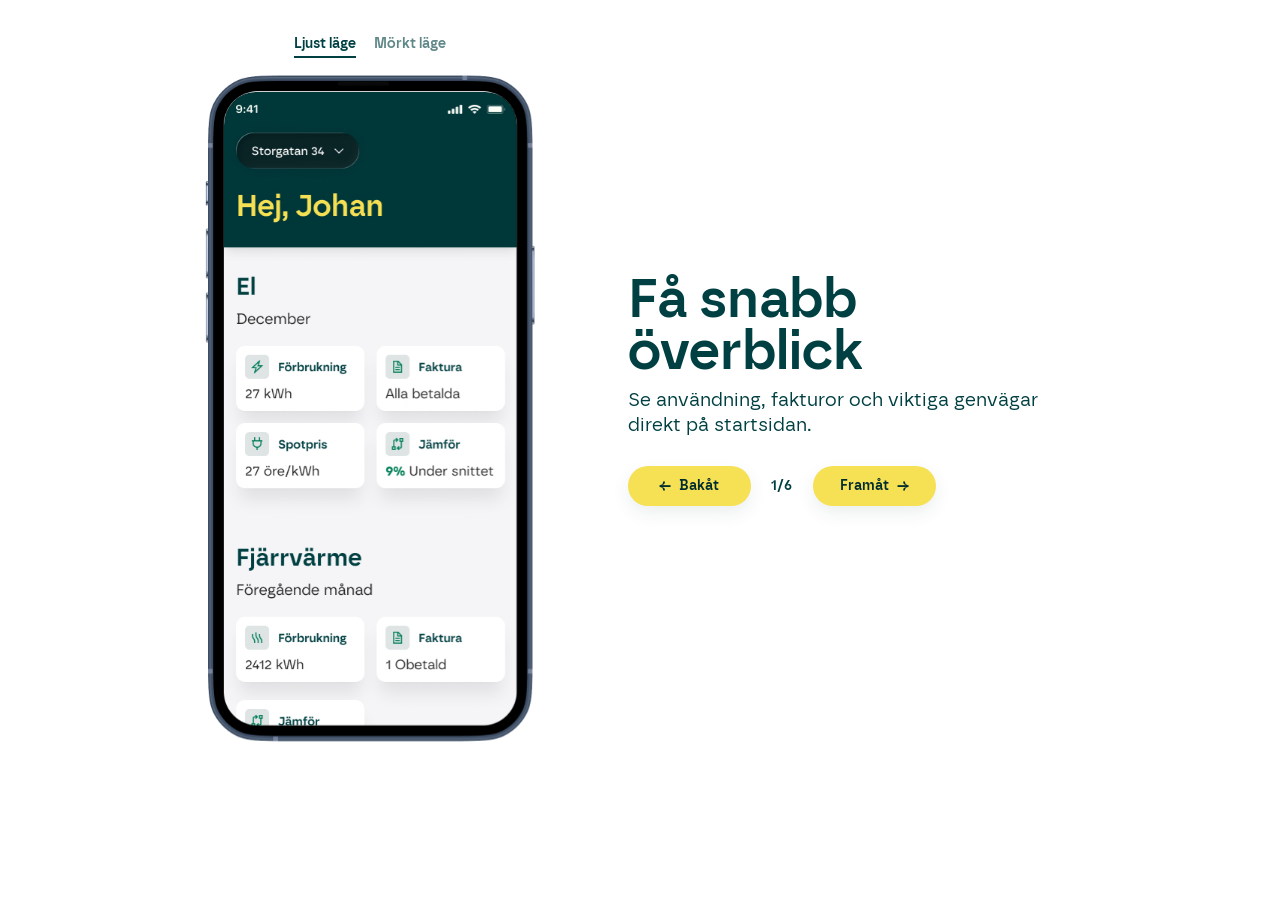
<file: index.html>
<!doctype html>
<html lang="sv">
  <head>
    <meta charset="utf-8">
    <meta name="viewport" content="width=device-width, initial-scale=1">
    <title>Umeå Energi appslideshow</title>
    <link rel="icon" href="shared-ui/favicon.ico" type="image/x-icon">
    <link rel="stylesheet" href="shared-ui/tokens.css">
    <link rel="stylesheet" href="shared-ui/base.css">
    <link rel="stylesheet" href="shared-ui/components.css">
    <link rel="stylesheet" href="shared-ui/utilities.css">
    <link rel="stylesheet" href="styles.css">
  </head>
  <body>
    <main class="app-showcase" aria-labelledby="slide-title">
      <section class="showcase-grid" aria-roledescription="slideshow" aria-label="Umeå Energi-appen">
        <div class="device-column">
          <fieldset class="theme-switch" aria-label="Välj visningsläge">
            <legend class="sr-only">Visningsläge</legend>
            <label class="theme-option" data-theme-option="dark">
              <input type="radio" name="theme" value="dark">
              <span>Mörkt läge</span>
            </label>
            <label class="theme-option" data-theme-option="light">
              <input type="radio" name="theme" value="light">
              <span>Ljust läge</span>
            </label>
          </fieldset>

          <div class="phone-shell" id="phone-shell">
            <div class="screen-viewport" aria-live="polite">
              <div class="screen-track" id="screen-track"></div>
            </div>
            <img class="phone-frame" src="assets/phone.png" alt="" aria-hidden="true">
          </div>
        </div>

        <div class="content-column">
          <article class="slide-copy">
            <h1 id="slide-title">Få snabb överblick</h1>
            <p id="slide-text">Se användning, fakturor och viktiga genvägar direkt på startsidan.</p>
          </article>

          <div class="slide-nav" aria-label="Navigera mellan appskärmar">
            <button class="nav-button" type="button" data-action="prev" aria-label="Föregående skärm">
              <span aria-hidden="true">←</span>
              <span>Bakåt</span>
            </button>
            <span class="slide-count" id="slide-count" aria-live="polite">1/6</span>
            <button class="nav-button" type="button" data-action="next" aria-label="Nästa skärm">
              <span>Framåt</span>
              <span aria-hidden="true">→</span>
            </button>
          </div>
        </div>
      </section>
    </main>

    <script src="script.js" defer></script>
  </body>
</html>
</file>
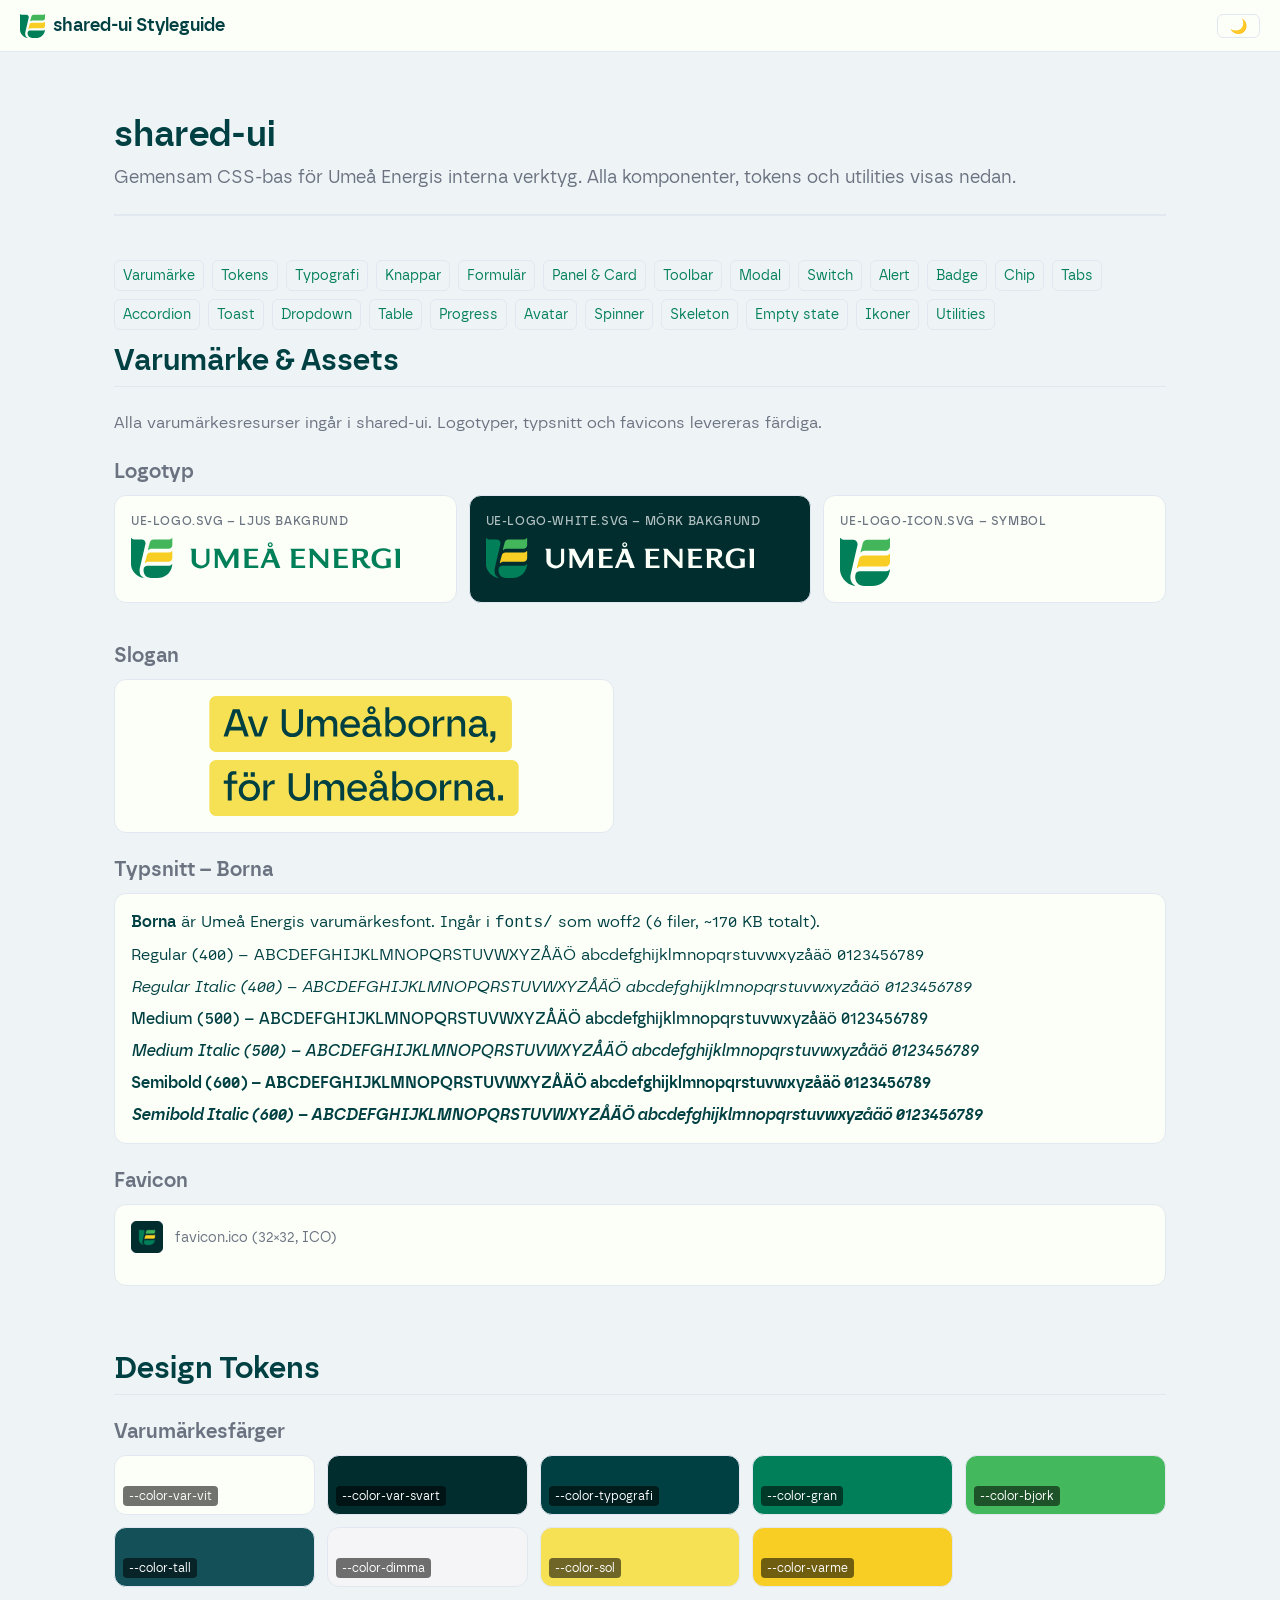
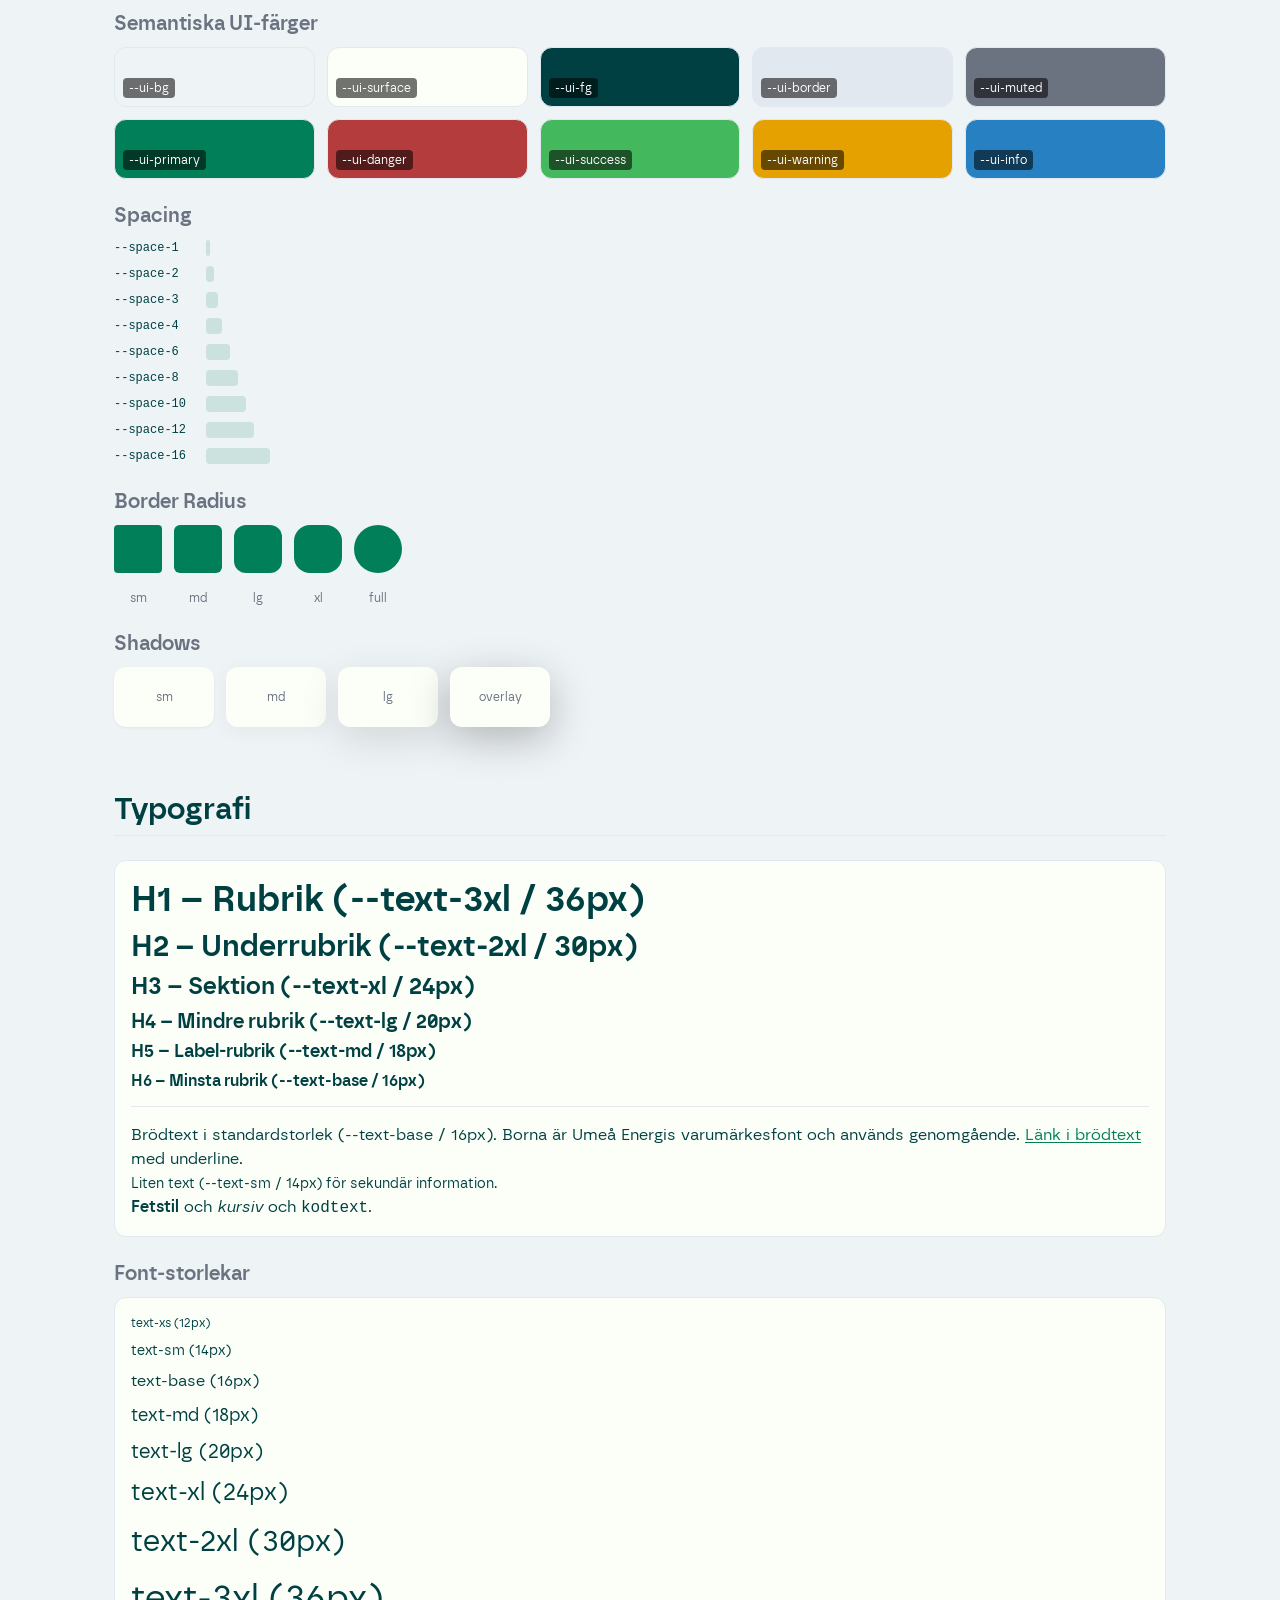
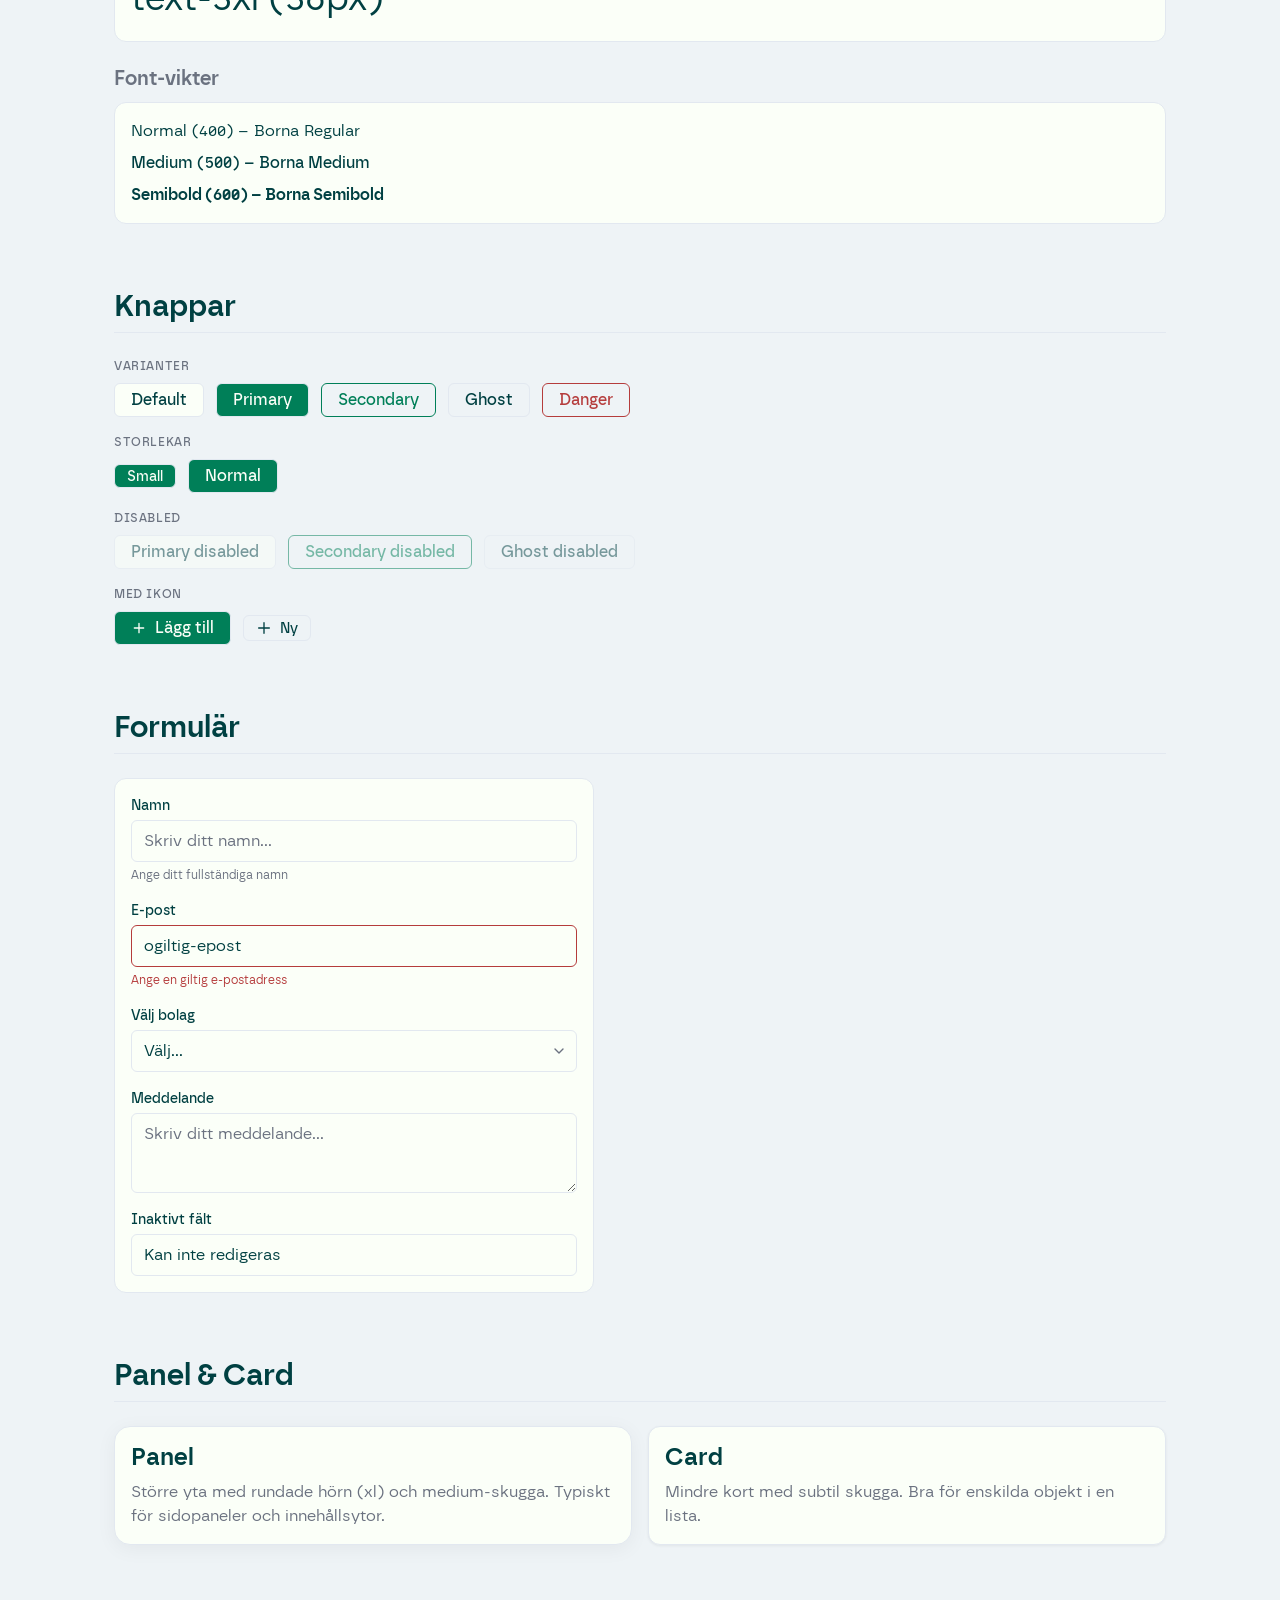
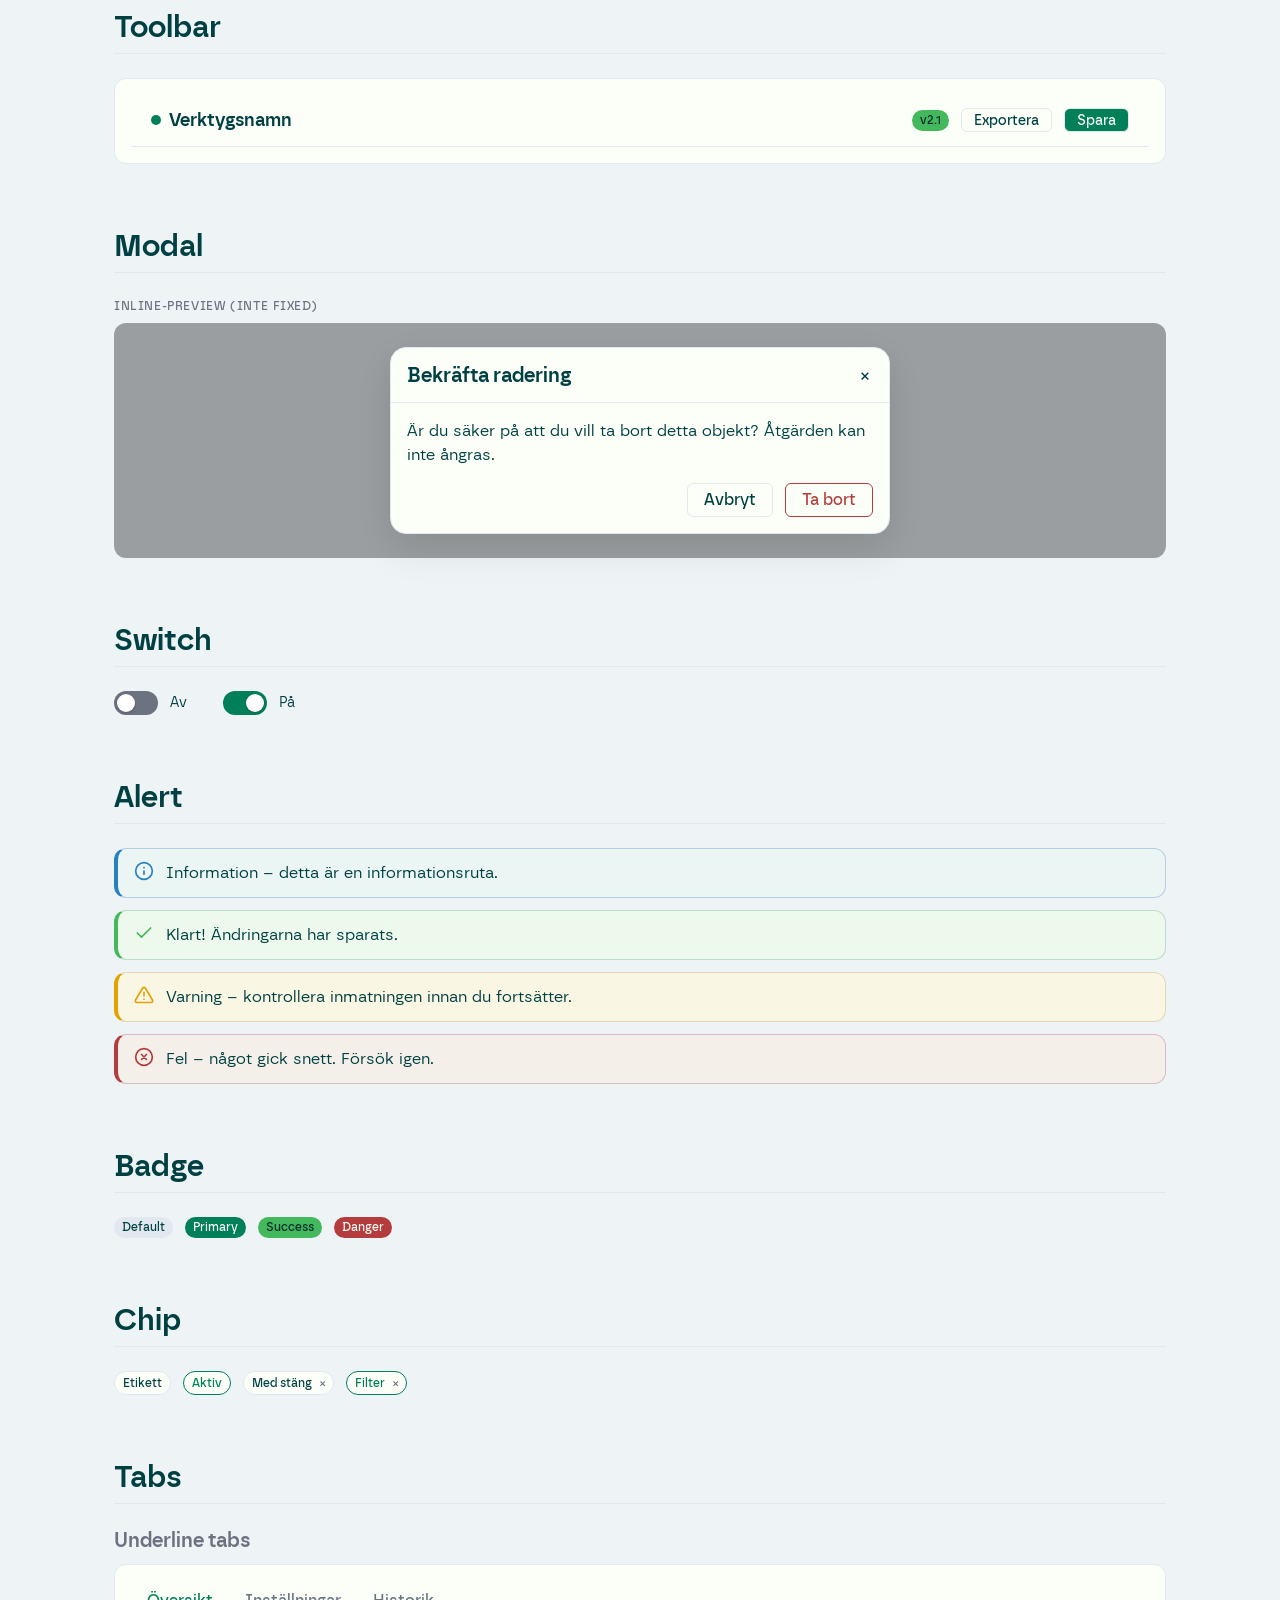
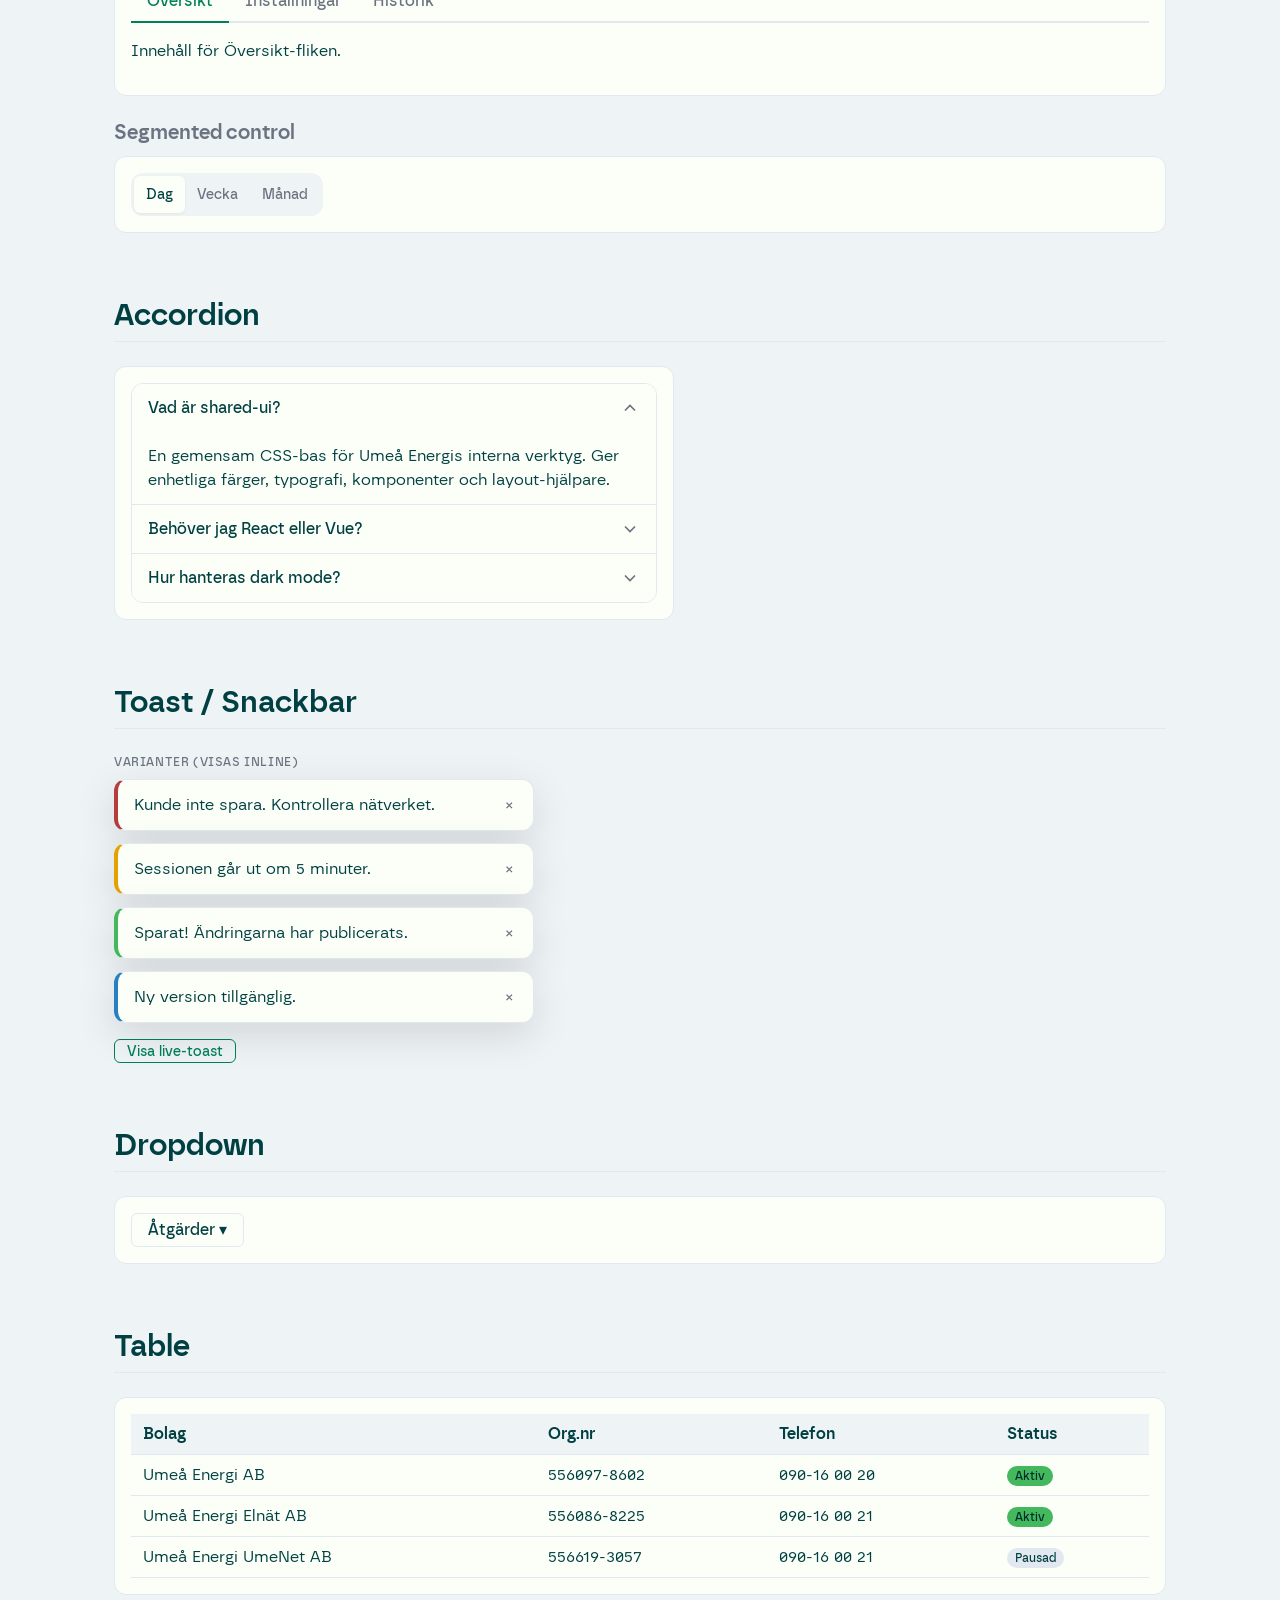
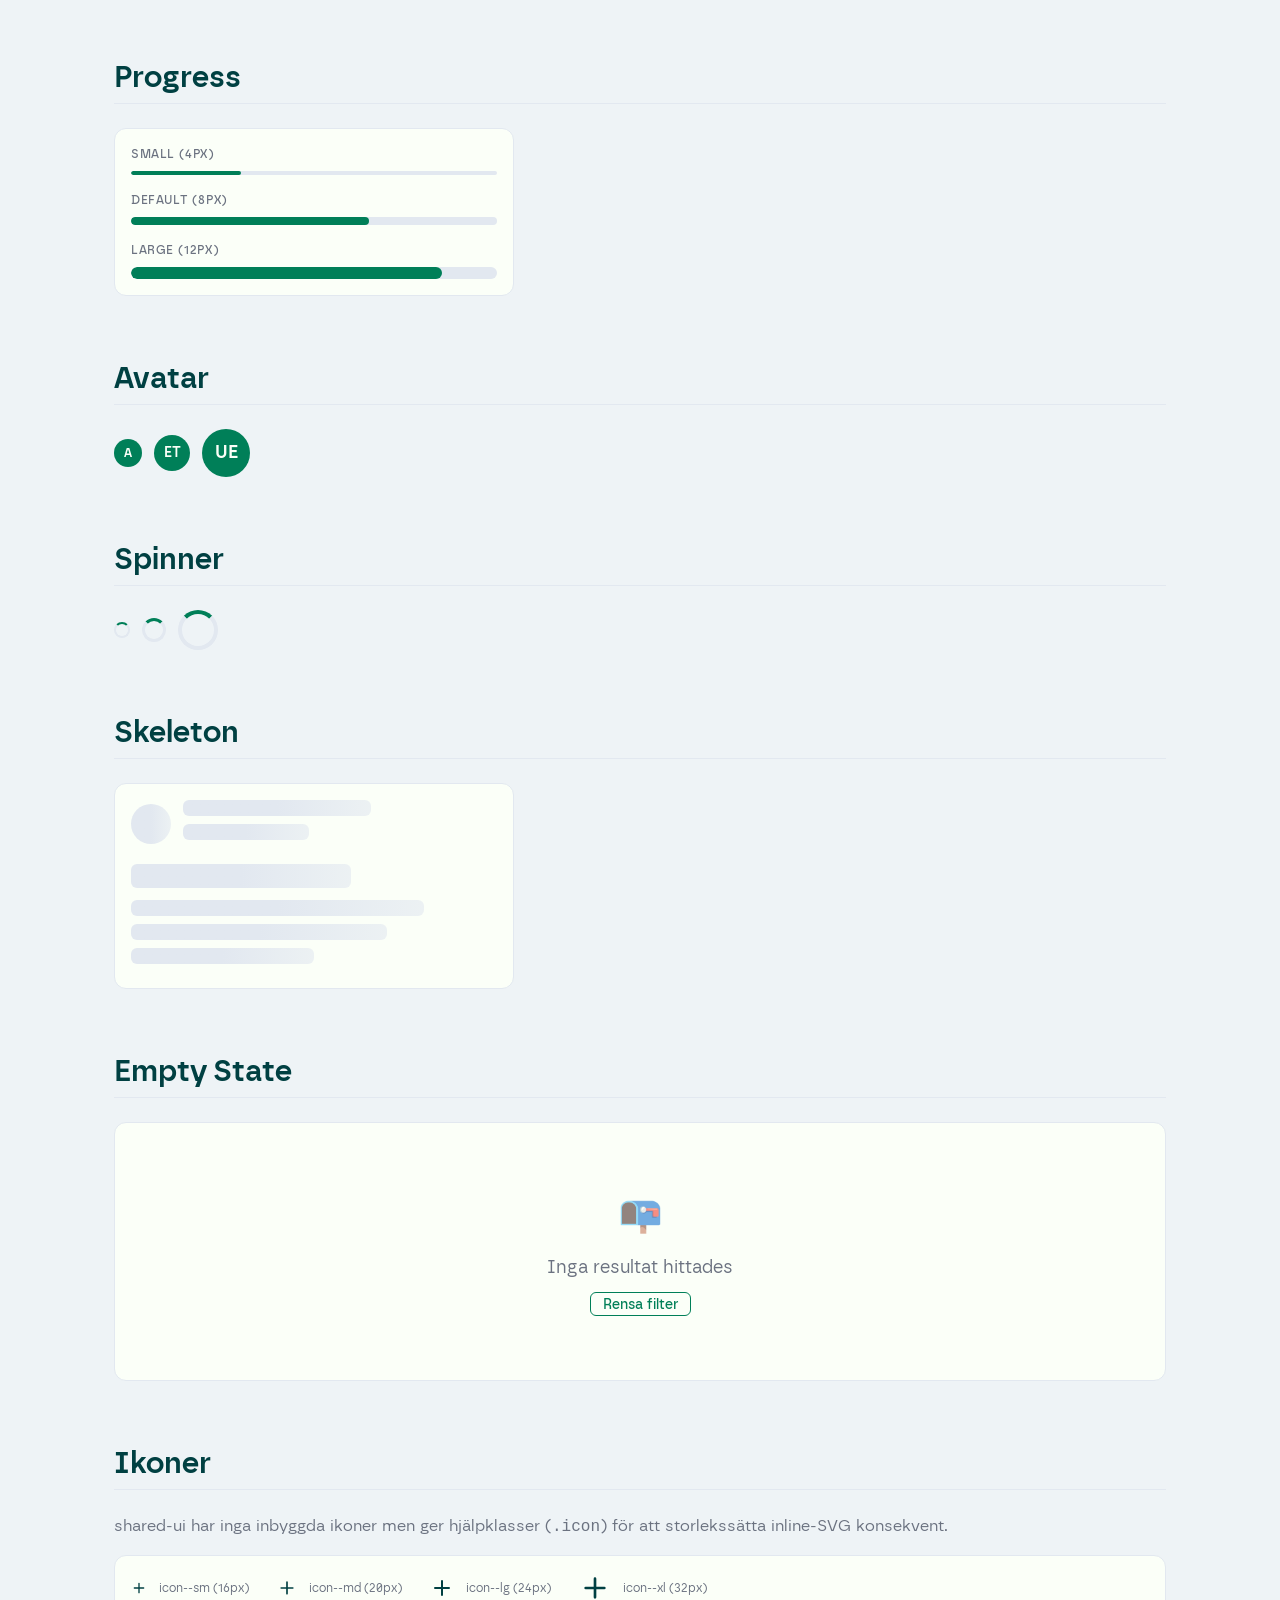
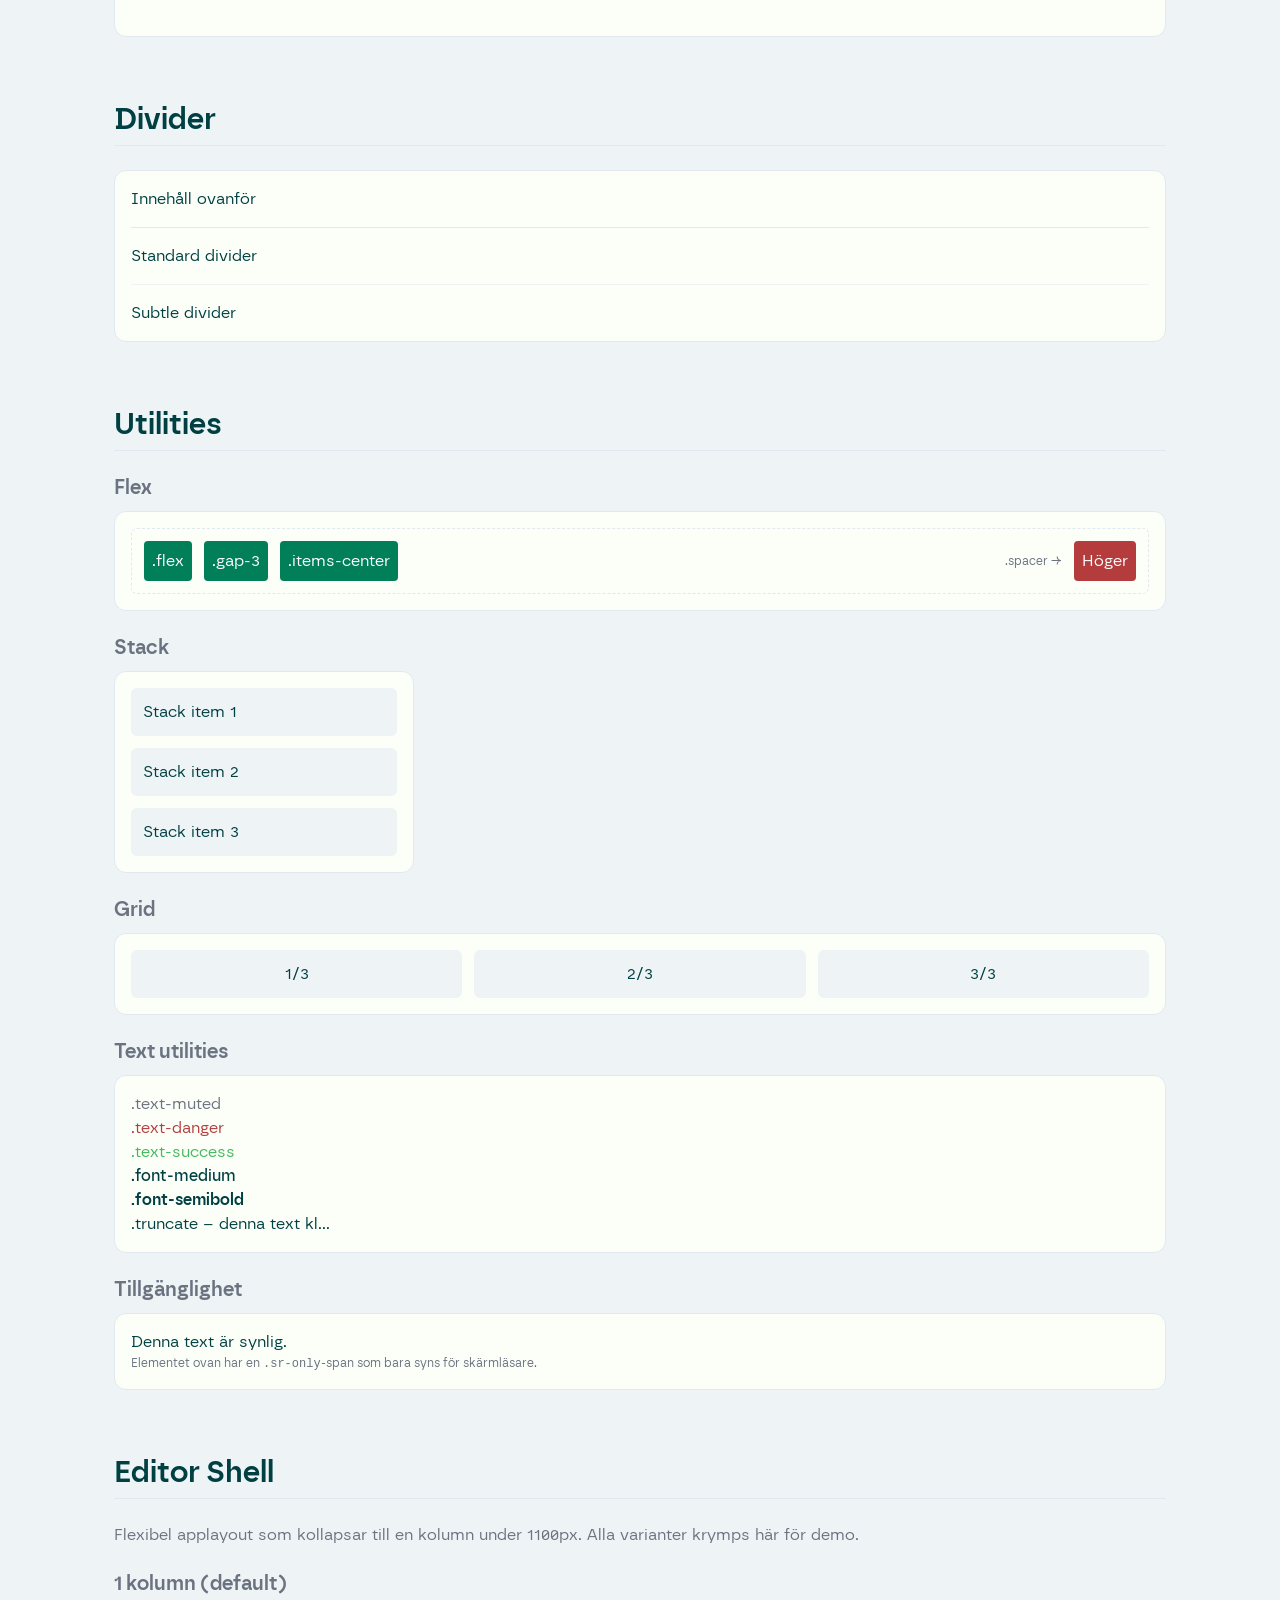
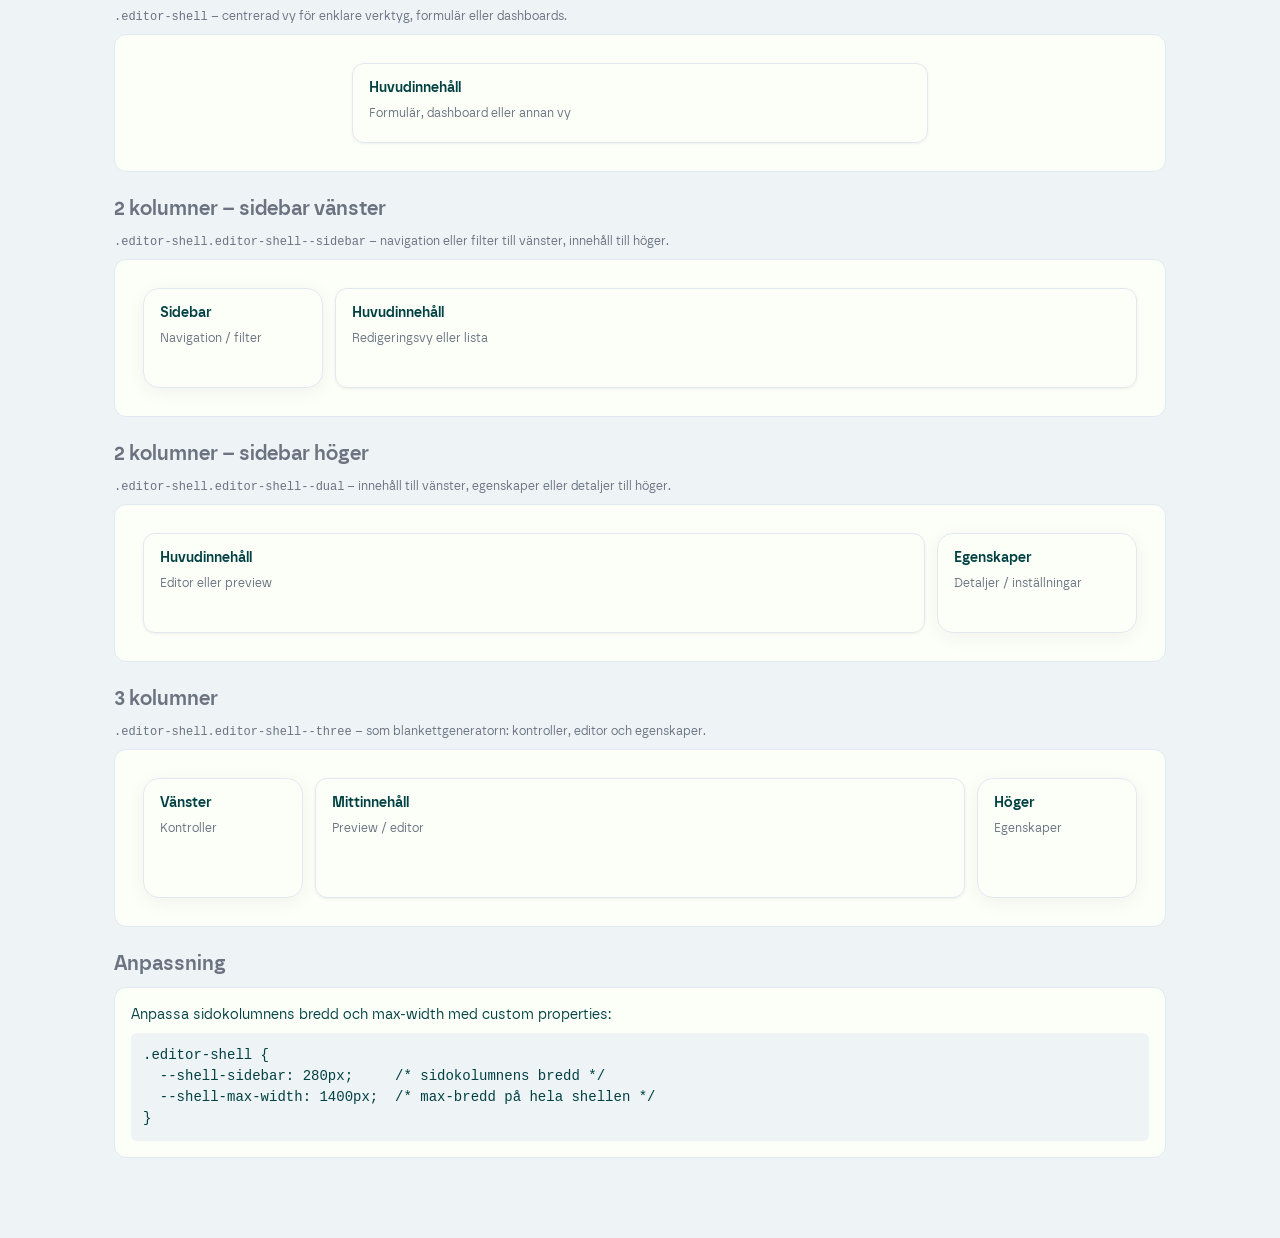
<file: shared-ui/styleguide.html>
<!DOCTYPE html>
<html lang="sv">
<head>
  <meta charset="UTF-8">
  <meta name="viewport" content="width=device-width, initial-scale=1.0">
  <title>shared-ui – Styleguide - Umeå Energi</title>
  <link rel="icon" href="favicon.ico" type="image/x-icon">
  <link rel="stylesheet" href="tokens.css">
  <link rel="stylesheet" href="base.css">
  <link rel="stylesheet" href="components.css">
  <link rel="stylesheet" href="utilities.css">
  <style>
    /* Styleguide-specifik layout (stannar lokalt) */
    .sg { max-width: 1100px; margin: 0 auto; padding: var(--space-6); }
    .sg-header { padding: var(--space-8) 0 var(--space-6); border-bottom: 2px solid var(--ui-border); margin-bottom: var(--space-8); }
    .sg-header h1 { font-size: var(--text-3xl); margin-bottom: var(--space-2); }
    .sg-header p { color: var(--ui-muted); font-size: var(--text-md); }
    .sg-section { margin-bottom: var(--space-16); }
    .sg-section > h2 { font-size: var(--text-2xl); margin-bottom: var(--space-6); padding-bottom: var(--space-2); border-bottom: 1px solid var(--ui-border); }
    .sg-section > h3 { font-size: var(--text-lg); margin-top: var(--space-6); margin-bottom: var(--space-3); color: var(--ui-muted); }
    .sg-row { display: flex; flex-wrap: wrap; gap: var(--space-3); align-items: center; margin-bottom: var(--space-4); }
    .sg-grid { display: grid; grid-template-columns: repeat(auto-fill, minmax(200px, 1fr)); gap: var(--space-3); margin-bottom: var(--space-4); }
    .sg-swatch { height: 60px; border-radius: var(--radius-lg); border: 1px solid var(--ui-border); display: flex; align-items: flex-end; padding: var(--space-2); font-size: var(--text-xs); }
    .sg-swatch span { background: rgba(0,0,0,.55); color: #fff; padding: 1px 6px; border-radius: var(--radius-sm); line-height: 1.5; }
    .sg-example { padding: var(--space-4); border: 1px solid var(--ui-border); border-radius: var(--radius-lg); background: var(--ui-surface); margin-bottom: var(--space-4); }
    .sg-label { font-size: var(--text-xs); color: var(--ui-muted); font-weight: var(--font-medium); text-transform: uppercase; letter-spacing: 0.05em; margin-bottom: var(--space-2); }
    .sg-spacer-demo { background: color-mix(in srgb, var(--ui-primary) 15%, transparent); border-radius: var(--radius-sm); height: var(--space-4); }
    .sg-type-sample { margin-bottom: var(--space-2); }
    .sg-nav { display: flex; flex-wrap: wrap; gap: var(--space-2); padding: var(--space-3) 0; }
    .sg-nav a { font-size: var(--text-sm); color: var(--ui-primary); text-decoration: none; padding: var(--space-1) var(--space-2); border-radius: var(--radius-md); border: 1px solid var(--ui-border); }
    .sg-nav a:hover { background: var(--ui-bg); }
    /* Toolbar: visa vid uppskroll, göm vid nerskroll */
    .toolbar { position: fixed; top: 0; left: 0; right: 0; transition: transform 0.3s ease; }
    .toolbar.is-hidden { transform: translateY(-100%); }
    body { padding-top: 56px; } /* kompensera för fixed toolbar */
    /* Modal preview: visa modalen inline istället för fixed */
    .sg-modal-preview .modal-overlay { position: relative; inset: auto; padding: var(--space-6); border-radius: var(--radius-lg); }
    .sg-inline-toast .toast-container { position: relative; bottom: auto; right: auto; }
  </style>
</head>
<body>
  <header class="toolbar">
    <div class="toolbar__brand">
      <img src="logos/ue-logo-icon.svg" alt="" style="height:24px">
      shared-ui Styleguide
    </div>
    <span class="spacer"></span>
    <button class="btn btn--ghost btn--sm" id="theme-toggle" aria-label="Växla tema">
      <span id="theme-icon">🌙</span>
    </button>
  </header>

  <main class="sg">
    <div class="sg-header">
      <h1>shared-ui</h1>
      <p>Gemensam CSS-bas för Umeå Energis interna verktyg. Alla komponenter, tokens och utilities visas nedan.</p>
    </div>

    <nav class="sg-nav" aria-label="Snabbnavigering">
      <a href="#brand-assets">Varumärke</a>
      <a href="#tokens">Tokens</a>
      <a href="#typography">Typografi</a>
      <a href="#buttons">Knappar</a>
      <a href="#forms">Formulär</a>
      <a href="#panels">Panel & Card</a>
      <a href="#toolbar-section">Toolbar</a>
      <a href="#modal-section">Modal</a>
      <a href="#switch-section">Switch</a>
      <a href="#alerts">Alert</a>
      <a href="#badges">Badge</a>
      <a href="#chips">Chip</a>
      <a href="#tabs-section">Tabs</a>
      <a href="#accordion-section">Accordion</a>
      <a href="#toast-section">Toast</a>
      <a href="#dropdown-section">Dropdown</a>
      <a href="#table-section">Table</a>
      <a href="#progress-section">Progress</a>
      <a href="#avatar-section">Avatar</a>
      <a href="#spinner-section">Spinner</a>
      <a href="#skeleton-section">Skeleton</a>
      <a href="#empty-state-section">Empty state</a>
      <a href="#icons-section">Ikoner</a>
      <a href="#utilities-section">Utilities</a>
    </nav>

    <!-- ====================================================
         VARUMÄRKE & ASSETS
         ==================================================== -->
    <section class="sg-section" id="brand-assets">
      <h2>Varumärke & Assets</h2>
      <p class="text-muted mb-4">Alla varumärkesresurser ingår i shared-ui. Logotyper, typsnitt och favicons levereras färdiga.</p>

      <h3>Logotyp</h3>
      <div class="sg-grid" style="grid-template-columns:repeat(auto-fill,minmax(260px,1fr))">
        <div class="sg-example" style="background:var(--ui-surface)">
          <div class="sg-label">ue-logo.svg – ljus bakgrund</div>
          <img src="logos/ue-logo.svg" alt="Umeå Energi logotyp" style="height:40px;margin-top:var(--space-2)">
        </div>
        <div class="sg-example" style="background:var(--color-var-svart);padding:var(--space-4);border-radius:var(--radius-lg)">
          <div class="sg-label" style="color:rgba(255,255,255,.7)">ue-logo-white.svg – mörk bakgrund</div>
          <img src="logos/ue-logo-white.svg" alt="Umeå Energi logotyp (vit)" style="height:40px;margin-top:var(--space-2)">
        </div>
        <div class="sg-example" style="background:var(--ui-surface)">
          <div class="sg-label">ue-logo-icon.svg – symbol</div>
          <img src="logos/ue-logo-icon.svg" alt="Umeå Energi symbol" style="height:48px;margin-top:var(--space-2)">
        </div>
      </div>

      <h3>Slogan</h3>
      <div class="sg-example" style="max-width:500px">
        <img src="logos/ue-slogan.svg" alt="Umeå Energi slogan" style="width:100%;max-height:120px">
      </div>

      <h3>Typsnitt – Borna</h3>
      <div class="sg-example">
        <p class="mb-2"><strong>Borna</strong> är Umeå Energis varumärkesfont. Ingår i <code>fonts/</code> som woff2 (6 filer, ~170 KB totalt).</p>
        <div style="display:grid;gap:var(--space-2)">
          <span style="font-weight:400">Regular (400) – ABCDEFGHIJKLMNOPQRSTUVWXYZÅÄÖ abcdefghijklmnopqrstuvwxyzåäö 0123456789</span>
          <span style="font-weight:400;font-style:italic">Regular Italic (400) – ABCDEFGHIJKLMNOPQRSTUVWXYZÅÄÖ abcdefghijklmnopqrstuvwxyzåäö 0123456789</span>
          <span style="font-weight:500">Medium (500) – ABCDEFGHIJKLMNOPQRSTUVWXYZÅÄÖ abcdefghijklmnopqrstuvwxyzåäö 0123456789</span>
          <span style="font-weight:500;font-style:italic">Medium Italic (500) – ABCDEFGHIJKLMNOPQRSTUVWXYZÅÄÖ abcdefghijklmnopqrstuvwxyzåäö 0123456789</span>
          <span style="font-weight:600">Semibold (600) – ABCDEFGHIJKLMNOPQRSTUVWXYZÅÄÖ abcdefghijklmnopqrstuvwxyzåäö 0123456789</span>
          <span style="font-weight:600;font-style:italic">Semibold Italic (600) – ABCDEFGHIJKLMNOPQRSTUVWXYZÅÄÖ abcdefghijklmnopqrstuvwxyzåäö 0123456789</span>
        </div>
      </div>

      <h3>Favicon</h3>
      <div class="sg-example">
        <div class="sg-row">
          <img src="favicon.ico" alt="Favicon ICO" style="width:32px;height:32px;image-rendering:pixelated">
          <span class="text-sm text-muted">favicon.ico (32×32, ICO)</span>
        </div>
      </div>
    </section>

    <!-- ====================================================
         TOKENS
         ==================================================== -->
    <section class="sg-section" id="tokens">
      <h2>Design Tokens</h2>

      <h3>Varumärkesfärger</h3>
      <div class="sg-grid">
        <div class="sg-swatch" style="background:var(--color-var-vit)"><span>--color-var-vit</span></div>
        <div class="sg-swatch" style="background:var(--color-var-svart)"><span>--color-var-svart</span></div>
        <div class="sg-swatch" style="background:var(--color-typografi)"><span>--color-typografi</span></div>
        <div class="sg-swatch" style="background:var(--color-gran)"><span>--color-gran</span></div>
        <div class="sg-swatch" style="background:var(--color-bjork)"><span>--color-bjork</span></div>
        <div class="sg-swatch" style="background:var(--color-tall)"><span>--color-tall</span></div>
        <div class="sg-swatch" style="background:var(--color-dimma)"><span>--color-dimma</span></div>
        <div class="sg-swatch" style="background:var(--color-sol)"><span>--color-sol</span></div>
        <div class="sg-swatch" style="background:var(--color-varme)"><span>--color-varme</span></div>
      </div>

      <h3>Semantiska UI-färger</h3>
      <div class="sg-grid">
        <div class="sg-swatch" style="background:var(--ui-bg)"><span>--ui-bg</span></div>
        <div class="sg-swatch" style="background:var(--ui-surface)"><span>--ui-surface</span></div>
        <div class="sg-swatch" style="background:var(--ui-fg)"><span>--ui-fg</span></div>
        <div class="sg-swatch" style="background:var(--ui-border)"><span>--ui-border</span></div>
        <div class="sg-swatch" style="background:var(--ui-muted)"><span>--ui-muted</span></div>
        <div class="sg-swatch" style="background:var(--ui-primary)"><span>--ui-primary</span></div>
        <div class="sg-swatch" style="background:var(--ui-danger)"><span>--ui-danger</span></div>
        <div class="sg-swatch" style="background:var(--ui-success)"><span>--ui-success</span></div>
        <div class="sg-swatch" style="background:var(--ui-warning)"><span>--ui-warning</span></div>
        <div class="sg-swatch" style="background:var(--ui-info)"><span>--ui-info</span></div>
      </div>

      <h3>Spacing</h3>
      <div style="display:grid; gap:var(--space-2); max-width:400px;">
        <div class="flex items-center gap-3"><code class="text-xs" style="width:80px">--space-1</code><div class="sg-spacer-demo" style="width:var(--space-1)"></div></div>
        <div class="flex items-center gap-3"><code class="text-xs" style="width:80px">--space-2</code><div class="sg-spacer-demo" style="width:var(--space-2)"></div></div>
        <div class="flex items-center gap-3"><code class="text-xs" style="width:80px">--space-3</code><div class="sg-spacer-demo" style="width:var(--space-3)"></div></div>
        <div class="flex items-center gap-3"><code class="text-xs" style="width:80px">--space-4</code><div class="sg-spacer-demo" style="width:var(--space-4)"></div></div>
        <div class="flex items-center gap-3"><code class="text-xs" style="width:80px">--space-6</code><div class="sg-spacer-demo" style="width:var(--space-6)"></div></div>
        <div class="flex items-center gap-3"><code class="text-xs" style="width:80px">--space-8</code><div class="sg-spacer-demo" style="width:var(--space-8)"></div></div>
        <div class="flex items-center gap-3"><code class="text-xs" style="width:80px">--space-10</code><div class="sg-spacer-demo" style="width:var(--space-10)"></div></div>
        <div class="flex items-center gap-3"><code class="text-xs" style="width:80px">--space-12</code><div class="sg-spacer-demo" style="width:var(--space-12)"></div></div>
        <div class="flex items-center gap-3"><code class="text-xs" style="width:80px">--space-16</code><div class="sg-spacer-demo" style="width:var(--space-16)"></div></div>
      </div>

      <h3>Border Radius</h3>
      <div class="sg-row">
        <div style="width:48px;height:48px;background:var(--ui-primary);border-radius:var(--radius-sm)" title="--radius-sm"></div>
        <div style="width:48px;height:48px;background:var(--ui-primary);border-radius:var(--radius-md)" title="--radius-md"></div>
        <div style="width:48px;height:48px;background:var(--ui-primary);border-radius:var(--radius-lg)" title="--radius-lg"></div>
        <div style="width:48px;height:48px;background:var(--ui-primary);border-radius:var(--radius-xl)" title="--radius-xl"></div>
        <div style="width:48px;height:48px;background:var(--ui-primary);border-radius:var(--radius-full)" title="--radius-full"></div>
      </div>
      <div class="sg-row text-xs text-muted">
        <span style="width:48px;text-align:center">sm</span>
        <span style="width:48px;text-align:center">md</span>
        <span style="width:48px;text-align:center">lg</span>
        <span style="width:48px;text-align:center">xl</span>
        <span style="width:48px;text-align:center">full</span>
      </div>

      <h3>Shadows</h3>
      <div class="sg-row">
        <div style="width:100px;height:60px;background:var(--ui-surface);border-radius:var(--radius-lg);box-shadow:var(--shadow-sm)" class="flex items-center justify-center text-xs text-muted">sm</div>
        <div style="width:100px;height:60px;background:var(--ui-surface);border-radius:var(--radius-lg);box-shadow:var(--shadow-md)" class="flex items-center justify-center text-xs text-muted">md</div>
        <div style="width:100px;height:60px;background:var(--ui-surface);border-radius:var(--radius-lg);box-shadow:var(--shadow-lg)" class="flex items-center justify-center text-xs text-muted">lg</div>
        <div style="width:100px;height:60px;background:var(--ui-surface);border-radius:var(--radius-lg);box-shadow:var(--shadow-overlay)" class="flex items-center justify-center text-xs text-muted">overlay</div>
      </div>
    </section>

    <!-- ====================================================
         TYPOGRAFI
         ==================================================== -->
    <section class="sg-section" id="typography">
      <h2>Typografi</h2>
      <div class="sg-example">
        <div class="sg-type-sample"><h1>H1 – Rubrik (--text-3xl / 36px)</h1></div>
        <div class="sg-type-sample"><h2>H2 – Underrubrik (--text-2xl / 30px)</h2></div>
        <div class="sg-type-sample"><h3>H3 – Sektion (--text-xl / 24px)</h3></div>
        <div class="sg-type-sample"><h4>H4 – Mindre rubrik (--text-lg / 20px)</h4></div>
        <div class="sg-type-sample"><h5>H5 – Label-rubrik (--text-md / 18px)</h5></div>
        <div class="sg-type-sample"><h6>H6 – Minsta rubrik (--text-base / 16px)</h6></div>
        <hr>
        <p>Brödtext i standardstorlek (--text-base / 16px). Borna är Umeå Energis varumärkesfont och används genomgående. <a href="#">Länk i brödtext</a> med underline.</p>
        <p><small>Liten text (--text-sm / 14px) för sekundär information.</small></p>
        <p><strong>Fetstil</strong> och <em>kursiv</em> och <code>kodtext</code>.</p>
      </div>

      <h3>Font-storlekar</h3>
      <div class="sg-example" style="display:grid;gap:var(--space-2)">
        <span style="font-size:var(--text-xs)">text-xs (12px)</span>
        <span style="font-size:var(--text-sm)">text-sm (14px)</span>
        <span style="font-size:var(--text-base)">text-base (16px)</span>
        <span style="font-size:var(--text-md)">text-md (18px)</span>
        <span style="font-size:var(--text-lg)">text-lg (20px)</span>
        <span style="font-size:var(--text-xl)">text-xl (24px)</span>
        <span style="font-size:var(--text-2xl)">text-2xl (30px)</span>
        <span style="font-size:var(--text-3xl)">text-3xl (36px)</span>
      </div>

      <h3>Font-vikter</h3>
      <div class="sg-example" style="display:grid;gap:var(--space-2)">
        <span style="font-weight:var(--font-normal)">Normal (400) – Borna Regular</span>
        <span style="font-weight:var(--font-medium)">Medium (500) – Borna Medium</span>
        <span style="font-weight:var(--font-semibold)">Semibold (600) – Borna Semibold</span>
      </div>
    </section>

    <!-- ====================================================
         KNAPPAR
         ==================================================== -->
    <section class="sg-section" id="buttons">
      <h2>Knappar</h2>
      <div class="sg-label">Varianter</div>
      <div class="sg-row">
        <button class="btn">Default</button>
        <button class="btn btn--primary">Primary</button>
        <button class="btn btn--secondary">Secondary</button>
        <button class="btn btn--ghost">Ghost</button>
        <button class="btn btn--danger">Danger</button>
      </div>

      <div class="sg-label">Storlekar</div>
      <div class="sg-row">
        <button class="btn btn--primary btn--sm">Small</button>
        <button class="btn btn--primary">Normal</button>
      </div>

      <div class="sg-label">Disabled</div>
      <div class="sg-row">
        <button class="btn" disabled>Primary disabled</button>
        <button class="btn btn--secondary" disabled>Secondary disabled</button>
        <button class="btn btn--ghost" disabled>Ghost disabled</button>
      </div>

      <div class="sg-label">Med ikon</div>
      <div class="sg-row">
        <button class="btn btn--primary">
          <span class="icon icon--sm"><svg viewBox="0 0 24 24"><path d="M12 5v14M5 12h14"/></svg></span>
          Lägg till
        </button>
        <button class="btn btn--ghost btn--sm">
          <span class="icon icon--sm"><svg viewBox="0 0 24 24"><path d="M4 12h16M12 4v16"/></svg></span>
          Ny
        </button>
      </div>
    </section>

    <!-- ====================================================
         FORMULÄR
         ==================================================== -->
    <section class="sg-section" id="forms">
      <h2>Formulär</h2>
      <div class="sg-example" style="max-width:480px;">
        <div class="stack stack-4">
          <div class="field">
            <label class="label" for="sg-name">Namn</label>
            <input class="input" id="sg-name" type="text" placeholder="Skriv ditt namn…">
            <span class="help-text">Ange ditt fullständiga namn</span>
          </div>

          <div class="field">
            <label class="label" for="sg-email">E-post</label>
            <input class="input is-error" id="sg-email" type="email" value="ogiltig-epost">
            <span class="help-text is-error">Ange en giltig e-postadress</span>
          </div>

          <div class="field">
            <label class="label" for="sg-select">Välj bolag</label>
            <select class="select" id="sg-select">
              <option value="">Välj…</option>
              <option>Umeå Energi AB</option>
              <option>Umeå Energi Elnät AB</option>
              <option>Umeå Energi UmeNet AB</option>
            </select>
          </div>

          <div class="field">
            <label class="label" for="sg-msg">Meddelande</label>
            <textarea class="textarea" id="sg-msg" placeholder="Skriv ditt meddelande…"></textarea>
          </div>

          <div class="field">
            <label class="label" for="sg-disabled">Inaktivt fält</label>
            <input class="input" id="sg-disabled" type="text" disabled value="Kan inte redigeras">
          </div>
        </div>
      </div>
    </section>

    <!-- ====================================================
         PANEL & CARD
         ==================================================== -->
    <section class="sg-section" id="panels">
      <h2>Panel & Card</h2>
      <div class="grid grid-cols-2 gap-4">
        <div class="panel">
          <h3>Panel</h3>
          <p class="text-muted mt-2">Större yta med rundade hörn (xl) och medium-skugga. Typiskt för sidopaneler och innehållsytor.</p>
        </div>
        <div class="card">
          <h3>Card</h3>
          <p class="text-muted mt-2">Mindre kort med subtil skugga. Bra för enskilda objekt i en lista.</p>
        </div>
      </div>
    </section>

    <!-- ====================================================
         TOOLBAR
         ==================================================== -->
    <section class="sg-section" id="toolbar-section">
      <h2>Toolbar</h2>
      <div class="sg-example p-0 overflow-hidden" style="border-radius:var(--radius-lg)">
        <div class="toolbar" style="position:static">
          <div class="toolbar__brand">
            <span class="toolbar__dot"></span>
            Verktygsnamn
          </div>
          <span class="spacer"></span>
          <span class="badge badge--success">v2.1</span>
          <button class="btn btn--ghost btn--sm">Exportera</button>
          <button class="btn btn--primary btn--sm">Spara</button>
        </div>
      </div>
    </section>

    <!-- ====================================================
         MODAL
         ==================================================== -->
    <section class="sg-section" id="modal-section">
      <h2>Modal</h2>
      <div class="sg-label">Inline-preview (inte fixed)</div>
      <div class="sg-modal-preview">
        <div class="modal-overlay">
          <div class="modal" style="width:100%;max-width:500px">
            <div class="modal__header">
              <h2 class="modal__title">Bekräfta radering</h2>
              <button class="modal__close" aria-label="Stäng">&times;</button>
            </div>
            <div class="modal__content">
              <p>Är du säker på att du vill ta bort detta objekt? Åtgärden kan inte ångras.</p>
              <div class="flex gap-3 justify-end mt-4">
                <button class="btn btn--ghost">Avbryt</button>
                <button class="btn btn--danger">Ta bort</button>
              </div>
            </div>
          </div>
        </div>
      </div>
    </section>

    <!-- ====================================================
         SWITCH
         ==================================================== -->
    <section class="sg-section" id="switch-section">
      <h2>Switch</h2>
      <div class="sg-row">
        <label class="switch">
          <input type="checkbox" aria-label="Exempelväxel av">
          <span class="switch__track"></span>
        </label>
        <span class="text-sm">Av</span>

        <label class="switch" style="margin-left:var(--space-6)">
          <input type="checkbox" checked aria-label="Exempelväxel på">
          <span class="switch__track"></span>
        </label>
        <span class="text-sm">På</span>
      </div>
    </section>

    <!-- ====================================================
         ALERTS
         ==================================================== -->
    <section class="sg-section" id="alerts">
      <h2>Alert</h2>
      <div class="stack stack-3">
        <div class="alert alert--info">
          <span class="icon icon--md"><svg viewBox="0 0 24 24"><circle cx="12" cy="12" r="10"/><path d="M12 16v-4M12 8h.01"/></svg></span>
          <span>Information – detta är en informationsruta.</span>
        </div>
        <div class="alert alert--success">
          <span class="icon icon--md"><svg viewBox="0 0 24 24"><path d="M20 6L9 17l-5-5"/></svg></span>
          <span>Klart! Ändringarna har sparats.</span>
        </div>
        <div class="alert alert--warning">
          <span class="icon icon--md"><svg viewBox="0 0 24 24"><path d="M10.29 3.86L1.82 18a2 2 0 001.71 3h16.94a2 2 0 001.71-3L13.71 3.86a2 2 0 00-3.42 0zM12 9v4M12 17h.01"/></svg></span>
          <span>Varning – kontrollera inmatningen innan du fortsätter.</span>
        </div>
        <div class="alert alert--error">
          <span class="icon icon--md"><svg viewBox="0 0 24 24"><circle cx="12" cy="12" r="10"/><path d="M15 9l-6 6M9 9l6 6"/></svg></span>
          <span>Fel – något gick snett. Försök igen.</span>
        </div>
      </div>
    </section>

    <!-- ====================================================
         BADGES
         ==================================================== -->
    <section class="sg-section" id="badges">
      <h2>Badge</h2>
      <div class="sg-row">
        <span class="badge">Default</span>
        <span class="badge badge--primary">Primary</span>
        <span class="badge badge--success">Success</span>
        <span class="badge badge--danger">Danger</span>
      </div>
    </section>

    <!-- ====================================================
         CHIPS
         ==================================================== -->
    <section class="sg-section" id="chips">
      <h2>Chip</h2>
      <div class="sg-row">
        <span class="chip">Etikett</span>
        <span class="chip chip--primary">Aktiv</span>
        <span class="chip">
          Med stäng
          <button class="chip__remove" aria-label="Ta bort">&times;</button>
        </span>
        <span class="chip chip--primary">
          Filter
          <button class="chip__remove" aria-label="Ta bort">&times;</button>
        </span>
      </div>
    </section>

    <!-- ====================================================
         TABS
         ==================================================== -->
    <section class="sg-section" id="tabs-section">
      <h2>Tabs</h2>

      <h3>Underline tabs</h3>
      <div class="sg-example">
        <div class="tabs" role="tablist" id="tabs-demo">
          <button class="tabs__tab is-active" role="tab" aria-selected="true" data-tab="tab1">Översikt</button>
          <button class="tabs__tab" role="tab" aria-selected="false" data-tab="tab2">Inställningar</button>
          <button class="tabs__tab" role="tab" aria-selected="false" data-tab="tab3">Historik</button>
        </div>
        <div class="tab-panel" id="tab1" role="tabpanel">
          <p>Innehåll för Översikt-fliken.</p>
        </div>
        <div class="tab-panel" id="tab2" role="tabpanel" hidden>
          <p>Innehåll för Inställningar-fliken.</p>
        </div>
        <div class="tab-panel" id="tab3" role="tabpanel" hidden>
          <p>Innehåll för Historik-fliken.</p>
        </div>
      </div>

      <h3>Segmented control</h3>
      <div class="sg-example">
        <div class="tabs tabs--segmented" role="tablist" id="seg-demo" style="display:inline-flex">
          <button class="tabs__tab is-active" role="tab" aria-selected="true" data-tab="seg1">Dag</button>
          <button class="tabs__tab" role="tab" aria-selected="false" data-tab="seg2">Vecka</button>
          <button class="tabs__tab" role="tab" aria-selected="false" data-tab="seg3">Månad</button>
        </div>
      </div>
    </section>

    <!-- ====================================================
         ACCORDION
         ==================================================== -->
    <section class="sg-section" id="accordion-section">
      <h2>Accordion</h2>
      <div class="sg-example" style="max-width:560px">
        <div class="accordion" id="acc-demo">
          <div class="accordion__item">
            <button class="accordion__trigger" aria-expanded="true" aria-controls="acc-panel-1">
              Vad är shared-ui?
              <svg class="accordion__icon" viewBox="0 0 24 24" fill="none" stroke="currentColor" stroke-width="2"><path d="M6 9l6 6 6-6"/></svg>
            </button>
            <div class="accordion__content is-open" id="acc-panel-1" role="region">
              <div class="accordion__body">
                En gemensam CSS-bas för Umeå Energis interna verktyg. Ger enhetliga färger, typografi, komponenter och layout-hjälpare.
              </div>
            </div>
          </div>
          <div class="accordion__item">
            <button class="accordion__trigger" aria-expanded="false" aria-controls="acc-panel-2">
              Behöver jag React eller Vue?
              <svg class="accordion__icon" viewBox="0 0 24 24" fill="none" stroke="currentColor" stroke-width="2"><path d="M6 9l6 6 6-6"/></svg>
            </button>
            <div class="accordion__content" id="acc-panel-2" role="region">
              <div class="accordion__body">
                Nej. shared-ui är ren CSS och fungerar med vilken teknikstack som helst, inklusive vanilla HTML/JS.
              </div>
            </div>
          </div>
          <div class="accordion__item">
            <button class="accordion__trigger" aria-expanded="false" aria-controls="acc-panel-3">
              Hur hanteras dark mode?
              <svg class="accordion__icon" viewBox="0 0 24 24" fill="none" stroke="currentColor" stroke-width="2"><path d="M6 9l6 6 6-6"/></svg>
            </button>
            <div class="accordion__content" id="acc-panel-3" role="region">
              <div class="accordion__body">
                Sätt <code>data-theme="dark"</code> på html-elementet, eller låt systempreferensen styra automatiskt.
              </div>
            </div>
          </div>
        </div>
      </div>
    </section>

    <!-- ====================================================
         TOAST
         ==================================================== -->
    <section class="sg-section" id="toast-section">
      <h2>Toast / Snackbar</h2>
      <div class="sg-label">Varianter (visas inline)</div>
      <div class="sg-inline-toast">
        <div class="toast-container" style="gap:var(--space-3)">
          <div class="toast toast--info" role="status">
            <span class="toast__message">Ny version tillgänglig.</span>
            <button class="toast__close" aria-label="Stäng">&times;</button>
          </div>
          <div class="toast toast--success" role="status">
            <span class="toast__message">Sparat! Ändringarna har publicerats.</span>
            <button class="toast__close" aria-label="Stäng">&times;</button>
          </div>
          <div class="toast toast--warning" role="status">
            <span class="toast__message">Sessionen går ut om 5 minuter.</span>
            <button class="toast__close" aria-label="Stäng">&times;</button>
          </div>
          <div class="toast toast--error" role="alert">
            <span class="toast__message">Kunde inte spara. Kontrollera nätverket.</span>
            <button class="toast__close" aria-label="Stäng">&times;</button>
          </div>
        </div>
      </div>

      <div class="mt-4">
        <button class="btn btn--secondary btn--sm" id="toast-demo-btn">Visa live-toast</button>
      </div>
    </section>

    <!-- ====================================================
         DROPDOWN
         ==================================================== -->
    <section class="sg-section" id="dropdown-section">
      <h2>Dropdown</h2>
      <div class="sg-example">
        <div class="dropdown" id="dropdown-demo">
          <button class="btn btn--ghost" id="dropdown-trigger">
            Åtgärder ▾
          </button>
          <div class="dropdown__menu" id="dropdown-menu">
            <button class="dropdown__item">Redigera</button>
            <button class="dropdown__item">Duplicera</button>
            <button class="dropdown__item">Exportera</button>
            <hr class="dropdown__divider">
            <button class="dropdown__item dropdown__item--danger">Ta bort</button>
          </div>
        </div>
      </div>
    </section>

    <!-- ====================================================
         TABLE
         ==================================================== -->
    <section class="sg-section" id="table-section">
      <h2>Table</h2>
      <div class="sg-example">
        <table class="table">
          <thead>
            <tr>
              <th>Bolag</th>
              <th>Org.nr</th>
              <th>Telefon</th>
              <th>Status</th>
            </tr>
          </thead>
          <tbody>
            <tr>
              <td>Umeå Energi AB</td>
              <td>556097-8602</td>
              <td>090-16 00 20</td>
              <td><span class="badge badge--success">Aktiv</span></td>
            </tr>
            <tr>
              <td>Umeå Energi Elnät AB</td>
              <td>556086-8225</td>
              <td>090-16 00 21</td>
              <td><span class="badge badge--success">Aktiv</span></td>
            </tr>
            <tr>
              <td>Umeå Energi UmeNet AB</td>
              <td>556619-3057</td>
              <td>090-16 00 21</td>
              <td><span class="badge">Pausad</span></td>
            </tr>
          </tbody>
        </table>
      </div>
    </section>

    <!-- ====================================================
         PROGRESS
         ==================================================== -->
    <section class="sg-section" id="progress-section">
      <h2>Progress</h2>
      <div class="sg-example stack stack-4" style="max-width:400px">
        <div>
          <div class="sg-label">Small (4px)</div>
          <div class="progress progress--sm" role="progressbar" aria-valuenow="30" aria-valuemin="0" aria-valuemax="100"><div class="progress__bar" style="width:30%"></div></div>
        </div>
        <div>
          <div class="sg-label">Default (8px)</div>
          <div class="progress" role="progressbar" aria-valuenow="65" aria-valuemin="0" aria-valuemax="100"><div class="progress__bar" style="width:65%"></div></div>
        </div>
        <div>
          <div class="sg-label">Large (12px)</div>
          <div class="progress progress--lg" role="progressbar" aria-valuenow="85" aria-valuemin="0" aria-valuemax="100"><div class="progress__bar" style="width:85%"></div></div>
        </div>
      </div>
    </section>

    <!-- ====================================================
         AVATAR
         ==================================================== -->
    <section class="sg-section" id="avatar-section">
      <h2>Avatar</h2>
      <div class="sg-row">
        <span class="avatar avatar--sm">A</span>
        <span class="avatar">ET</span>
        <span class="avatar avatar--lg">UE</span>
      </div>
    </section>

    <!-- ====================================================
         SPINNER
         ==================================================== -->
    <section class="sg-section" id="spinner-section">
      <h2>Spinner</h2>
      <div class="sg-row">
        <span class="spinner spinner--sm" role="status"><span class="sr-only">Laddar…</span></span>
        <span class="spinner" role="status"><span class="sr-only">Laddar…</span></span>
        <span class="spinner spinner--lg" role="status"><span class="sr-only">Laddar…</span></span>
      </div>
    </section>

    <!-- ====================================================
         SKELETON
         ==================================================== -->
    <section class="sg-section" id="skeleton-section">
      <h2>Skeleton</h2>
      <div class="sg-example" style="max-width:400px">
        <div class="flex gap-3 items-center mb-4">
          <div class="skeleton skeleton--circle"></div>
          <div class="flex-1">
            <div class="skeleton skeleton--text" style="width:60%"></div>
            <div class="skeleton skeleton--text" style="width:40%"></div>
          </div>
        </div>
        <div class="skeleton skeleton--heading"></div>
        <div class="skeleton skeleton--text"></div>
        <div class="skeleton skeleton--text" style="width:70%"></div>
        <div class="skeleton skeleton--text" style="width:50%"></div>
      </div>
    </section>

    <!-- ====================================================
         EMPTY STATE
         ==================================================== -->
    <section class="sg-section" id="empty-state-section">
      <h2>Empty State</h2>
      <div class="sg-example">
        <div class="empty-state">
          <div class="empty-state__icon">📭</div>
          <div class="empty-state__text">Inga resultat hittades</div>
          <button class="btn btn--secondary btn--sm">Rensa filter</button>
        </div>
      </div>
    </section>

    <!-- ====================================================
         IKONER
         ==================================================== -->
    <section class="sg-section" id="icons-section">
      <h2>Ikoner</h2>
      <p class="text-muted mb-4">shared-ui har inga inbyggda ikoner men ger hjälpklasser (<code>.icon</code>) för att storlekssätta inline-SVG konsekvent.</p>
      <div class="sg-example">
        <div class="sg-row">
          <span class="icon icon--sm"><svg viewBox="0 0 24 24"><path d="M12 5v14M5 12h14"/></svg></span>
          <span class="text-xs text-muted">icon--sm (16px)</span>

          <span class="icon icon--md" style="margin-left:var(--space-4)"><svg viewBox="0 0 24 24"><path d="M12 5v14M5 12h14"/></svg></span>
          <span class="text-xs text-muted">icon--md (20px)</span>

          <span class="icon icon--lg" style="margin-left:var(--space-4)"><svg viewBox="0 0 24 24"><path d="M12 5v14M5 12h14"/></svg></span>
          <span class="text-xs text-muted">icon--lg (24px)</span>

          <span class="icon icon--xl" style="margin-left:var(--space-4)"><svg viewBox="0 0 24 24"><path d="M12 5v14M5 12h14"/></svg></span>
          <span class="text-xs text-muted">icon--xl (32px)</span>
        </div>
      </div>
    </section>

    <!-- ====================================================
         DIVIDER
         ==================================================== -->
    <section class="sg-section" id="divider-section">
      <h2>Divider</h2>
      <div class="sg-example">
        <p>Innehåll ovanför</p>
        <hr class="divider">
        <p>Standard divider</p>
        <hr class="divider divider--subtle">
        <p>Subtle divider</p>
      </div>
    </section>

    <!-- ====================================================
         UTILITIES
         ==================================================== -->
    <section class="sg-section" id="utilities-section">
      <h2>Utilities</h2>

      <h3>Flex</h3>
      <div class="sg-example">
        <div class="flex gap-3 items-center" style="border:1px dashed var(--ui-border);padding:var(--space-3);border-radius:var(--radius-md)">
          <div class="p-2" style="background:var(--ui-primary);color:#fff;border-radius:var(--radius-sm)">.flex</div>
          <div class="p-2" style="background:var(--ui-primary);color:#fff;border-radius:var(--radius-sm)">.gap-3</div>
          <div class="p-2" style="background:var(--ui-primary);color:#fff;border-radius:var(--radius-sm)">.items-center</div>
          <span class="spacer"></span>
          <span class="text-xs text-muted">.spacer →</span>
          <div class="p-2" style="background:var(--ui-danger);color:#fff;border-radius:var(--radius-sm)">Höger</div>
        </div>
      </div>

      <h3>Stack</h3>
      <div class="sg-example" style="max-width:300px">
        <div class="stack stack-3">
          <div class="p-3" style="background:var(--ui-bg);border-radius:var(--radius-md)">Stack item 1</div>
          <div class="p-3" style="background:var(--ui-bg);border-radius:var(--radius-md)">Stack item 2</div>
          <div class="p-3" style="background:var(--ui-bg);border-radius:var(--radius-md)">Stack item 3</div>
        </div>
      </div>

      <h3>Grid</h3>
      <div class="sg-example">
        <div class="grid grid-cols-3 gap-3">
          <div class="p-3 text-center" style="background:var(--ui-bg);border-radius:var(--radius-md)">1/3</div>
          <div class="p-3 text-center" style="background:var(--ui-bg);border-radius:var(--radius-md)">2/3</div>
          <div class="p-3 text-center" style="background:var(--ui-bg);border-radius:var(--radius-md)">3/3</div>
        </div>
      </div>

      <h3>Text utilities</h3>
      <div class="sg-example">
        <p class="text-muted">.text-muted</p>
        <p class="text-danger">.text-danger</p>
        <p class="text-success">.text-success</p>
        <p class="font-medium">.font-medium</p>
        <p class="font-semibold">.font-semibold</p>
        <p class="truncate" style="max-width:200px">.truncate – denna text klipps av om den blir för lång</p>
      </div>

      <h3>Tillgänglighet</h3>
      <div class="sg-example">
        <p>Denna text är synlig. <span class="sr-only">Denna text syns bara för skärmläsare (.sr-only)</span></p>
        <p class="text-xs text-muted">Elementet ovan har en <code>.sr-only</code>-span som bara syns för skärmläsare.</p>
      </div>
    </section>

    <!-- ====================================================
         EDITOR SHELL
         ==================================================== -->
    <section class="sg-section" id="editor-shell-section">
      <h2>Editor Shell</h2>
      <p class="text-muted mb-4">Flexibel applayout som kollapsar till en kolumn under 1100px. Alla varianter krymps här för demo.</p>

      <h3>1 kolumn (default)</h3>
      <p class="text-xs text-muted mb-2"><code>.editor-shell</code> – centrerad vy för enklare verktyg, formulär eller dashboards.</p>
      <div class="sg-example p-0 overflow-hidden">
        <div style="display:grid;grid-template-columns:1fr;gap:var(--space-3);padding:var(--space-3);max-width:600px;margin:0 auto">
          <main class="card" style="min-height:80px">
            <h3 style="font-size:var(--text-sm)">Huvudinnehåll</h3>
            <p class="text-xs text-muted mt-2">Formulär, dashboard eller annan vy</p>
          </main>
        </div>
      </div>

      <h3>2 kolumner – sidebar vänster</h3>
      <p class="text-xs text-muted mb-2"><code>.editor-shell.editor-shell--sidebar</code> – navigation eller filter till vänster, innehåll till höger.</p>
      <div class="sg-example p-0 overflow-hidden">
        <div style="display:grid;grid-template-columns:180px 1fr;gap:var(--space-3);padding:var(--space-3)">
          <aside class="panel">
            <h3 style="font-size:var(--text-sm)">Sidebar</h3>
            <p class="text-xs text-muted mt-2">Navigation / filter</p>
          </aside>
          <main class="card" style="min-height:100px">
            <h3 style="font-size:var(--text-sm)">Huvudinnehåll</h3>
            <p class="text-xs text-muted mt-2">Redigeringsvy eller lista</p>
          </main>
        </div>
      </div>

      <h3>2 kolumner – sidebar höger</h3>
      <p class="text-xs text-muted mb-2"><code>.editor-shell.editor-shell--dual</code> – innehåll till vänster, egenskaper eller detaljer till höger.</p>
      <div class="sg-example p-0 overflow-hidden">
        <div style="display:grid;grid-template-columns:1fr 200px;gap:var(--space-3);padding:var(--space-3)">
          <main class="card" style="min-height:100px">
            <h3 style="font-size:var(--text-sm)">Huvudinnehåll</h3>
            <p class="text-xs text-muted mt-2">Editor eller preview</p>
          </main>
          <aside class="panel">
            <h3 style="font-size:var(--text-sm)">Egenskaper</h3>
            <p class="text-xs text-muted mt-2">Detaljer / inställningar</p>
          </aside>
        </div>
      </div>

      <h3>3 kolumner</h3>
      <p class="text-xs text-muted mb-2"><code>.editor-shell.editor-shell--three</code> – som blankettgeneratorn: kontroller, editor och egenskaper.</p>
      <div class="sg-example p-0 overflow-hidden">
        <div style="display:grid;grid-template-columns:160px 1fr 160px;gap:var(--space-3);padding:var(--space-3)">
          <aside class="panel">
            <h3 style="font-size:var(--text-sm)">Vänster</h3>
            <p class="text-xs text-muted mt-2">Kontroller</p>
          </aside>
          <main class="card" style="min-height:120px">
            <h3 style="font-size:var(--text-sm)">Mittinnehåll</h3>
            <p class="text-xs text-muted mt-2">Preview / editor</p>
          </main>
          <aside class="panel">
            <h3 style="font-size:var(--text-sm)">Höger</h3>
            <p class="text-xs text-muted mt-2">Egenskaper</p>
          </aside>
        </div>
      </div>

      <h3>Anpassning</h3>
      <div class="sg-example">
        <p class="text-sm">Anpassa sidokolumnens bredd och max-width med custom properties:</p>
        <pre style="background:var(--ui-bg);padding:var(--space-3);border-radius:var(--radius-md);font-size:var(--text-sm);margin-top:var(--space-2);overflow-x:auto"><code>.editor-shell {
  --shell-sidebar: 280px;     /* sidokolumnens bredd */
  --shell-max-width: 1400px;  /* max-bredd på hela shellen */
}</code></pre>
      </div>
    </section>

  </main>

  <!-- Live-toast container -->
  <div class="toast-container" id="live-toast-container"></div>

  <script>
    // ---- Theme (inlined from theme.js for file:// compatibility) ----
    const STORAGE_KEY = 'shared-ui-theme'

    function getTheme() {
      return document.documentElement.getAttribute('data-theme') || 'auto'
    }

    function getActiveTheme() {
      const theme = getTheme()
      if (theme === 'auto') {
        return window.matchMedia('(prefers-color-scheme: dark)').matches ? 'dark' : 'light'
      }
      return theme
    }

    function setTheme(theme) {
      if (theme === 'auto') {
        document.documentElement.removeAttribute('data-theme')
      } else {
        document.documentElement.setAttribute('data-theme', theme)
      }
      try { localStorage.setItem(STORAGE_KEY, theme) } catch {}
    }

    function toggleTheme() {
      setTheme(getActiveTheme() === 'dark' ? 'light' : 'dark')
    }

    // Init
    ;(function initTheme() {
      let saved = null
      try { saved = localStorage.getItem(STORAGE_KEY) } catch {}
      if (saved === 'light' || saved === 'dark') {
        setTheme(saved)
      } else {
        setTheme('auto')
      }
    })()

    function updateThemeIcon() {
      document.getElementById('theme-icon').textContent =
        getActiveTheme() === 'dark' ? '☀️' : '🌙'
    }
    updateThemeIcon()

    // Tema-toggle
    document.getElementById('theme-toggle').addEventListener('click', function() {
      toggleTheme()
      updateThemeIcon()
    })

    // ---- Show toolbar on scroll up, hide on scroll down ----
    ;(function() {
      var toolbar = document.querySelector('.toolbar')
      var lastY = window.scrollY
      var ticking = false
      window.addEventListener('scroll', function() {
        if (!ticking) {
          requestAnimationFrame(function() {
            var y = window.scrollY
            if (y > lastY && y > 80) {
              toolbar.classList.add('is-hidden')
            } else {
              toolbar.classList.remove('is-hidden')
            }
            lastY = y
            ticking = false
          })
          ticking = true
        }
      })
    })()

    // ---- Tabs demo ----
    document.querySelectorAll('[role="tablist"]').forEach(tablist => {
      tablist.addEventListener('click', e => {
        const tab = e.target.closest('.tabs__tab')
        if (!tab) return
        tablist.querySelectorAll('.tabs__tab').forEach(t => {
          t.classList.remove('is-active')
          t.setAttribute('aria-selected', 'false')
        })
        tab.classList.add('is-active')
        tab.setAttribute('aria-selected', 'true')

        // Toggle panels if they exist
        const tabId = tab.dataset.tab
        if (tabId) {
          const container = tablist.parentElement
          container.querySelectorAll('.tab-panel').forEach(p => p.hidden = true)
          const panel = container.querySelector('#' + tabId)
          if (panel) panel.hidden = false
        }
      })
    })

    // ---- Accordion demo ----
    document.querySelectorAll('.accordion__trigger').forEach(trigger => {
      trigger.addEventListener('click', () => {
        const expanded = trigger.getAttribute('aria-expanded') === 'true'
        trigger.setAttribute('aria-expanded', String(!expanded))
        const content = trigger.nextElementSibling
        if (content) {
          content.classList.toggle('is-open', !expanded)
        }
      })
    })

    // ---- Dropdown demo ----
    const ddTrigger = document.getElementById('dropdown-trigger')
    const ddMenu = document.getElementById('dropdown-menu')
    if (ddTrigger && ddMenu) {
      ddTrigger.addEventListener('click', e => {
        e.stopPropagation()
        ddMenu.classList.toggle('is-open')
      })
      document.addEventListener('click', () => ddMenu.classList.remove('is-open'))
      ddMenu.querySelectorAll('.dropdown__item').forEach(item => {
        item.addEventListener('click', () => ddMenu.classList.remove('is-open'))
      })
    }

    // ---- Live toast demo ----
    let toastId = 0
    const toastContainer = document.getElementById('live-toast-container')
    document.getElementById('toast-demo-btn').addEventListener('click', () => {
      const types = ['info', 'success', 'warning', 'error']
      const messages = [
        'Ny version tillgänglig.',
        'Sparat!',
        'Sessionen går ut snart.',
        'Något gick fel.'
      ]
      const idx = toastId++ % types.length
      const toast = document.createElement('div')
      toast.className = `toast toast--${types[idx]}`
      toast.setAttribute('role', types[idx] === 'error' ? 'alert' : 'status')
      toast.innerHTML = `
        <span class="toast__message">${messages[idx]}</span>
        <button class="toast__close" aria-label="Stäng">&times;</button>
      `
      toastContainer.appendChild(toast)

      toast.querySelector('.toast__close').addEventListener('click', () => removeToast(toast))
      setTimeout(() => removeToast(toast), 4000)
    })

    function removeToast(toast) {
      if (!toast.parentNode || toast.dataset.leaving) return
      toast.dataset.leaving = '1'
      toast.classList.add('is-leaving')
      var fallback = setTimeout(function() { toast.remove() }, 500)
      toast.addEventListener('animationend', function() {
        clearTimeout(fallback)
        toast.remove()
      })
    }
  </script>
</body>
</html>
</file>
<file: shared-ui/tokens.css>
/* ============================================================
   tokens.css – Design tokens för Umeå Energi interna verktyg
   ============================================================
   Alla värden definieras som CSS custom properties.
   Importera denna fil FÖRST, före base.css och components.css.

   Lager-ordning (cascade layers):
   @layer tokens, base, components, utilities;
   Deklareras här så att alla filer ärver samma ordning.
   ============================================================ */

@layer tokens, base, components, utilities;

@layer tokens {

:root {
  /* ---------------------------------------------------------
     Varumärkesfärger
     --------------------------------------------------------- */
  --color-var-vit: #fbfff8;
  --color-var-svart: #012d2f;
  --color-typografi: #004042;
  --color-gran: #007f58;
  --color-bjork: #43b85c;
  --color-tall: #145058;
  --color-dimma: #f5f5f7;
  --color-sol: #f6e054;
  --color-varme: #f8ce24;

  /* ---------------------------------------------------------
     Semantiska UI-färger (light theme, default)
     --------------------------------------------------------- */
  --ui-bg: #eef3f6;
  --ui-surface: var(--color-var-vit);
  --ui-fg: var(--color-typografi);
  --ui-border: #e2e8f0;
  --ui-muted: #6b7280;
  --ui-primary: var(--color-gran);
  --ui-primary-hover: #006b4a;
  --ui-danger: #b53c3c;
  --ui-danger-hover: #9e3333;
  --ui-success: var(--color-bjork);
  --ui-warning: #e5a100;
  --ui-info: #2680c2;

  /* Textfärg PÅ statusbakgrund (garanterar WCAG AA 4.5:1) */
  --on-primary: var(--color-var-vit);   /* vit på gran: 5.0:1 */
  --on-danger: var(--color-var-vit);    /* vit på #b53c3c: 5.7:1 */
  --on-success: var(--color-var-svart); /* mörk på bjork: 5.8:1 */

  /* ---------------------------------------------------------
     Typografi
     --------------------------------------------------------- */
  --font-family: "Borna", system-ui, -apple-system, "Segoe UI", Roboto, Arial, sans-serif;
  --font-mono: ui-monospace, "Cascadia Code", "Fira Code", Consolas, monospace;

  /* UI font sizes – skala i rem (16px = 1rem) */
  --text-xs: 0.75rem;    /* 12px */
  --text-sm: 0.875rem;   /* 14px */
  --text-base: 1rem;     /* 16px */
  --text-md: 1.125rem;   /* 18px */
  --text-lg: 1.25rem;    /* 20px */
  --text-xl: 1.5rem;     /* 24px */
  --text-2xl: 1.875rem;  /* 30px */
  --text-3xl: 2.25rem;   /* 36px */

  --leading-tight: 1.2;
  --leading-snug: 1.35;
  --leading-normal: 1.5;
  --leading-relaxed: 1.65;

  --font-normal: 400;
  --font-medium: 500;
  --font-semibold: 600;

  /* ---------------------------------------------------------
     Spacing – 4px-baserad skala
     --------------------------------------------------------- */
  --space-1: 4px;
  --space-2: 8px;
  --space-3: 12px;
  --space-4: 16px;
  --space-5: 20px;
  --space-6: 24px;
  --space-8: 32px;
  --space-10: 40px;
  --space-12: 48px;
  --space-16: 64px;

  /* ---------------------------------------------------------
     Border radius
     --------------------------------------------------------- */
  --radius-sm: 4px;
  --radius-md: 6px;
  --radius-lg: 12px;
  --radius-xl: 16px;
  --radius-full: 999px;

  /* ---------------------------------------------------------
     Shadows
     --------------------------------------------------------- */
  --shadow-sm: 0 1px 3px rgba(0, 0, 0, 0.06);
  --shadow-md: 0 4px 20px rgba(0, 0, 0, 0.05);
  --shadow-lg: 0 12px 40px rgba(0, 0, 0, 0.12);
  --shadow-overlay: 0 12px 40px rgba(0, 0, 0, 0.25);

  /* ---------------------------------------------------------
     Z-index
     --------------------------------------------------------- */
  --z-base: 0;
  --z-dropdown: 10;
  --z-sticky: 20;
  --z-overlay: 30;
  --z-modal: 50;
  --z-tooltip: 60;
  --z-toast: 70;

  /* ---------------------------------------------------------
     Layout
     --------------------------------------------------------- */
  --topbar-height: 58px;
  --content-max-width: 1720px;

  /* ---------------------------------------------------------
     Transitions
     --------------------------------------------------------- */
  --transition-fast: 0.15s ease;
  --transition-base: 0.2s ease;
  --transition-slow: 0.3s ease;

  /* ---------------------------------------------------------
     Focus ring
     --------------------------------------------------------- */
  --focus-ring-color: var(--color-bjork);
  --focus-ring: 0 0 0 2px var(--focus-ring-color);
}

/* ===========================================================
   Dark theme
   =========================================================== */
[data-theme="dark"] {
  --ui-bg: #0b1819;
  --ui-surface: #0f2221;
  --ui-fg: #e8f5f2;
  --ui-border: #2d3f40;
  --ui-muted: #97a6a6;
  --ui-primary: var(--color-bjork);
  --ui-primary-hover: #5cc76e;
  --ui-danger: #e85c5c;
  --ui-danger-hover: #d65e5e;
  --ui-warning: #f6c944;
  --ui-info: #48a5e0;
  --focus-ring-color: var(--color-bjork);
  --on-primary: var(--color-var-svart);  /* mörk på bjork: 5.8:1 */
  --on-danger: #1a0505;                  /* mörk på ljusröd: 5.5:1 */
  --on-success: var(--color-var-svart);   /* mörk på bjork: 5.8:1 */
}

/* ===========================================================
   System theme – följ OS-inställning om inget data-theme sätts
   =========================================================== */
@media (prefers-color-scheme: dark) {
  :root:not([data-theme="light"]):not([data-theme="dark"]) {
    --ui-bg: #0b1819;
    --ui-surface: #0f2221;
    --ui-fg: #e8f5f2;
    --ui-border: #2d3f40;
    --ui-muted: #97a6a6;
    --ui-primary: var(--color-bjork);
    --ui-primary-hover: #5cc76e;
    --ui-danger: #e85c5c;
    --ui-danger-hover: #d65e5e;
    --ui-warning: #f6c944;
    --ui-info: #48a5e0;
    --focus-ring-color: var(--color-bjork);
    --on-primary: var(--color-var-svart);
    --on-danger: #1a0505;
    --on-success: var(--color-var-svart);
  }
}

} /* end @layer tokens */
</file>
<file: shared-ui/base.css>
/* ============================================================
   base.css – Grundläggande element för Umeå Energi verktyg
   ============================================================
   Förutsätter att tokens.css redan är laddad.
   Innehåller: reset, typografi, grundelement, tillgänglighet.
   ============================================================ */

@layer base {

/* ---------------------------------------------------------
   Fonter – Borna (Umeå Energi varumärkesfont)
   woff2-filer ingår i shared-ui/fonts/.
   Om de ligger annorlunda i ditt projekt, överstyr @font-face
   i din lokala CSS (utanför @layer).
   --------------------------------------------------------- */
@font-face {
  font-family: "Borna";
  src: url("fonts/Borna-Regular.woff2") format("woff2");
  font-weight: 400;
  font-style: normal;
  font-display: swap;
}
@font-face {
  font-family: "Borna";
  src: url("fonts/Borna-RegularItalic.woff2") format("woff2");
  font-weight: 400;
  font-style: italic;
  font-display: swap;
}

@font-face {
  font-family: "Borna";
  src: url("fonts/Borna-Medium.woff2") format("woff2");
  font-weight: 500;
  font-style: normal;
  font-display: swap;
}
@font-face {
  font-family: "Borna";
  src: url("fonts/Borna-MediumItalic.woff2") format("woff2");
  font-weight: 500;
  font-style: italic;
  font-display: swap;
}

@font-face {
  font-family: "Borna";
  src: url("fonts/Borna-Semibold.woff2") format("woff2");
  font-weight: 600;
  font-style: normal;
  font-display: swap;
}
@font-face {
  font-family: "Borna";
  src: url("fonts/Borna-SemiboldItalic.woff2") format("woff2");
  font-weight: 600;
  font-style: italic;
  font-display: swap;
}

/* ---------------------------------------------------------
   Reset – minimal, praktisk
   --------------------------------------------------------- */
*,
*::before,
*::after {
  box-sizing: border-box;
}

* {
  margin: 0;
}

html {
  -webkit-text-size-adjust: 100%;
  -moz-text-size-adjust: 100%;
  text-size-adjust: 100%;
}

html, body {
  height: 100%;
}

body {
  background: var(--ui-bg);
  color: var(--ui-fg);
  font-family: var(--font-family);
  font-size: var(--text-base);
  line-height: var(--leading-normal);
  -webkit-font-smoothing: antialiased;
  -moz-osx-font-smoothing: grayscale;
}

/* ---------------------------------------------------------
   Rubriker (UI-kontext, inte dokumenttypografi)
   --------------------------------------------------------- */
h1, h2, h3, h4, h5, h6 {
  font-weight: var(--font-semibold);
  line-height: var(--leading-tight);
  color: var(--ui-fg);
}

h1 { font-size: var(--text-3xl); }
h2 { font-size: var(--text-2xl); }
h3 { font-size: var(--text-xl); }
h4 { font-size: var(--text-lg); }
h5 { font-size: var(--text-md); }
h6 { font-size: var(--text-base); }

/* ---------------------------------------------------------
   Brödtext och inline-element
   --------------------------------------------------------- */
p {
  line-height: var(--leading-normal);
}

small {
  font-size: var(--text-sm);
}

strong, b {
  font-weight: var(--font-semibold);
}

/* ---------------------------------------------------------
   Länkar
   --------------------------------------------------------- */
a {
  color: var(--ui-primary);
  text-decoration: underline;
  text-underline-offset: 2px;
}

a:hover {
  color: var(--ui-primary-hover);
}

/* ---------------------------------------------------------
   Listor
   --------------------------------------------------------- */
ul, ol {
  padding-left: 1.5em;
}

li + li {
  margin-top: 0.25em;
}

/* ---------------------------------------------------------
   Bilder
   --------------------------------------------------------- */
img, svg {
  display: block;
  max-width: 100%;
}

img {
  height: auto;
}

/* ---------------------------------------------------------
   Formulärelement – grundnivå
   --------------------------------------------------------- */
input,
button,
textarea,
select {
  font: inherit;
  color: inherit;
}

button {
  cursor: pointer;
}

textarea {
  resize: vertical;
}

/* ---------------------------------------------------------
   Tabeller – grundnivå
   --------------------------------------------------------- */
table {
  border-collapse: collapse;
  width: 100%;
}

/* ---------------------------------------------------------
   Horisontell linje
   --------------------------------------------------------- */
hr {
  border: 0;
  border-top: 1px solid var(--ui-border);
  margin: var(--space-4) 0;
}

/* ---------------------------------------------------------
   Fokusmarkeringar – tillgänglighet
   --------------------------------------------------------- */
:focus-visible {
  outline: 2px solid var(--focus-ring-color);
  outline-offset: 2px;
}

/* Ta bort standardfokus för mus men behåll för tangentbord */
:focus:not(:focus-visible) {
  outline: none;
}

/* ---------------------------------------------------------
   Reducerad rörelse
   --------------------------------------------------------- */
@media (prefers-reduced-motion: reduce) {
  *,
  *::before,
  *::after {
    animation-duration: 0.01ms !important;
    animation-iteration-count: 1 !important;
    transition-duration: 0.01ms !important;
    scroll-behavior: auto !important;
  }
}

/* ---------------------------------------------------------
   Selection
   --------------------------------------------------------- */
::selection {
  background: var(--color-bjork);
  color: var(--color-var-vit);
}

} /* end @layer base */
</file>
<file: shared-ui/components.css>
/* ============================================================
   components.css – Återanvändbara UI-komponenter
   ============================================================
   Förutsätter att tokens.css och base.css redan är laddade.
   ============================================================ */

@layer components {


/* ==========================================================
   Knappar
   ========================================================== */

.btn {
  display: inline-flex;
  align-items: center;
  justify-content: center;
  gap: var(--space-2);
  padding: var(--space-2) var(--space-4);
  font-size: var(--text-base);
  font-weight: var(--font-medium);
  line-height: 1;
  border: 1px solid var(--ui-border);
  border-radius: var(--radius-md);
  cursor: pointer;
  background: var(--ui-surface);
  color: var(--ui-fg);
  transition:
    background var(--transition-fast),
    border-color var(--transition-fast),
    color var(--transition-fast),
    box-shadow var(--transition-fast);
  white-space: nowrap;
  text-decoration: none;
}

.btn:hover:not(:disabled) {
  background: var(--ui-border);
}

.btn:focus-visible {
  box-shadow: var(--focus-ring);
}

.btn:disabled,
.btn[aria-disabled="true"] {
  opacity: 0.5;
  cursor: not-allowed;
}

/* Primary (standard) */
.btn--primary {
  background: var(--ui-primary);
  color: var(--on-primary);
}

.btn--primary:hover:not(:disabled) {
  background: var(--ui-primary-hover);
}

/* Secondary */
.btn--secondary {
  background: transparent;
  color: var(--ui-primary);
  border-color: var(--ui-primary);
}

.btn--secondary:hover:not(:disabled) {
  background: var(--ui-primary);
  color: var(--on-primary);
}

/* Ghost */
.btn--ghost {
  background: transparent;
  color: var(--ui-fg);
  border-color: var(--ui-border);
}

.btn--ghost:hover:not(:disabled) {
  background: var(--ui-border);
}

/* Danger */
.btn--danger {
  background: transparent;
  color: var(--ui-danger);
  border-color: var(--ui-danger);
}

.btn--danger:hover:not(:disabled) {
  background: var(--ui-danger);
  color: var(--on-danger);
}

/* Small size modifier */
.btn--sm {
  padding: var(--space-1) var(--space-3);
  font-size: var(--text-sm);
}


/* ==========================================================
   Formulärelement
   ========================================================== */

.input,
.select,
.textarea {
  display: block;
  width: 100%;
  padding: var(--space-2) var(--space-3);
  font-size: var(--text-base);
  line-height: var(--leading-normal);
  color: var(--ui-fg);
  background: var(--ui-surface);
  border: 1px solid var(--ui-border);
  border-radius: var(--radius-md);
  transition:
    border-color var(--transition-fast),
    box-shadow var(--transition-fast);
}

.input:focus,
.select:focus,
.textarea:focus {
  border-color: var(--ui-primary);
  box-shadow: var(--focus-ring);
  outline: none;
}

.input::placeholder,
.textarea::placeholder {
  color: var(--ui-muted);
}

.select {
  -webkit-appearance: none;
  appearance: none;
  background-image: url("data:image/svg+xml,%3Csvg xmlns='http://www.w3.org/2000/svg' width='10' height='6' viewBox='0 0 10 6'%3E%3Cpath d='M1 1l4 4 4-4' fill='none' stroke='%236b7280' stroke-width='1.4' stroke-linecap='round' stroke-linejoin='round'/%3E%3C/svg%3E");
  background-repeat: no-repeat;
  background-position: right var(--space-3) center;
  background-size: 10px 6px;
  padding-right: var(--space-8);
}

/* Ljusare pil i dark mode */
[data-theme="dark"] .select {
  background-image: url("data:image/svg+xml,%3Csvg xmlns='http://www.w3.org/2000/svg' width='10' height='6' viewBox='0 0 10 6'%3E%3Cpath d='M1 1l4 4 4-4' fill='none' stroke='%2397a6a6' stroke-width='1.4' stroke-linecap='round' stroke-linejoin='round'/%3E%3C/svg%3E");
}

@media (prefers-color-scheme: dark) {
  :root:not([data-theme="light"]) .select {
    background-image: url("data:image/svg+xml,%3Csvg xmlns='http://www.w3.org/2000/svg' width='10' height='6' viewBox='0 0 10 6'%3E%3Cpath d='M1 1l4 4 4-4' fill='none' stroke='%2397a6a6' stroke-width='1.4' stroke-linecap='round' stroke-linejoin='round'/%3E%3C/svg%3E");
  }
}

.textarea {
  resize: vertical;
  min-height: 80px;
}

/* Felstatus */
.input.is-error,
.select.is-error,
.textarea.is-error {
  border-color: var(--ui-danger);
}

/* Fältgrupp */
.field {
  display: flex;
  flex-direction: column;
  gap: var(--space-1);
}

.label {
  font-size: var(--text-sm);
  font-weight: var(--font-medium);
  color: var(--ui-fg);
}

.help-text {
  font-size: var(--text-xs);
  color: var(--ui-muted);
}

.help-text.is-error {
  color: var(--ui-danger);
}


/* ==========================================================
   Panel / Card
   ========================================================== */

.panel {
  background: var(--ui-surface);
  border: 1px solid var(--ui-border);
  border-radius: var(--radius-xl);
  box-shadow: var(--shadow-md);
  padding: var(--space-4);
}

.card {
  background: var(--ui-surface);
  border: 1px solid var(--ui-border);
  border-radius: var(--radius-lg);
  box-shadow: var(--shadow-sm);
  padding: var(--space-4);
}


/* ==========================================================
   Toolbar / Topbar
   ========================================================== */

.toolbar {
  display: flex;
  align-items: center;
  gap: var(--space-3);
  padding: var(--space-3) var(--space-5);
  background: var(--ui-surface);
  border-bottom: 1px solid var(--ui-border);
  position: sticky;
  top: 0;
  z-index: var(--z-sticky);
}

.toolbar__brand {
  display: flex;
  align-items: center;
  gap: var(--space-2);
  font-weight: var(--font-semibold);
  font-size: var(--text-md);
}

.toolbar__dot {
  width: 10px;
  height: 10px;
  border-radius: var(--radius-full);
  background: var(--ui-primary);
}


/* ==========================================================
   Modal
   ========================================================== */

.modal-overlay {
  position: fixed;
  inset: 0;
  background: rgba(0, 0, 0, 0.35);
  display: grid;
  place-items: start center;
  padding: var(--space-10);
  z-index: var(--z-modal);
}

.modal {
  background: var(--ui-surface);
  color: var(--ui-fg);
  border: 1px solid var(--ui-border);
  border-radius: var(--radius-xl);
  box-shadow: var(--shadow-lg);
  max-height: calc(100vh - 80px);
  overflow: hidden;
  display: flex;
  flex-direction: column;
  width: min(600px, 90vw);
}

.modal__header {
  display: flex;
  align-items: center;
  justify-content: space-between;
  padding: var(--space-3) var(--space-4);
  border-bottom: 1px solid var(--ui-border);
}

.modal__title {
  font-size: var(--text-lg);
  font-weight: var(--font-semibold);
  margin: 0;
}

.modal__close {
  background: transparent;
  border: 0;
  color: var(--ui-fg);
  font-size: 22px;
  line-height: 1;
  cursor: pointer;
  padding: var(--space-1);
  border-radius: var(--radius-sm);
}

.modal__close:hover {
  background: var(--ui-border);
}

.modal__content {
  padding: var(--space-4);
  overflow-y: auto;
  flex: 1;
  min-height: 0;
}

@media (max-width: 640px) {
  .modal-overlay {
    padding: var(--space-4);
  }
}


/* ==========================================================
   Switch / Toggle
   ========================================================== */

.switch {
  position: relative;
  display: inline-block;
  width: 44px;
  height: 24px;
}

.switch input {
  opacity: 0;
  width: 0;
  height: 0;
  position: absolute;
}

.switch__track {
  position: absolute;
  inset: 0;
  background: var(--ui-muted);
  border-radius: var(--radius-full);
  transition: background var(--transition-base);
}

.switch__track::before {
  content: "";
  position: absolute;
  height: 18px;
  width: 18px;
  left: 3px;
  top: 3px;
  background: #fff;
  border-radius: 50%;
  transition: transform var(--transition-base);
  box-shadow: 0 1px 3px rgba(0, 0, 0, 0.2);
}

.switch input:checked + .switch__track {
  background: var(--ui-primary);
}

.switch input:checked + .switch__track::before {
  transform: translateX(20px);
}

.switch input:focus-visible + .switch__track {
  box-shadow: var(--focus-ring);
}


/* ==========================================================
   Badge
   ========================================================== */

.badge {
  display: inline-flex;
  align-items: center;
  padding: 2px var(--space-2);
  font-size: var(--text-xs);
  font-weight: var(--font-medium);
  line-height: 1.4;
  border-radius: var(--radius-full);
  background: var(--ui-border);
  color: var(--ui-fg);
}

.badge--primary {
  background: var(--ui-primary);
  color: var(--on-primary);
}

.badge--danger {
  background: var(--ui-danger);
  color: var(--on-danger);
}

.badge--success {
  background: var(--ui-success);
  color: var(--on-success);
}


/* ==========================================================
   Alert
   ========================================================== */

.alert {
  display: flex;
  align-items: flex-start;
  gap: var(--space-3);
  padding: var(--space-3) var(--space-4);
  border: 1px solid var(--ui-border);
  border-left: 4px solid var(--ui-border);
  border-radius: var(--radius-lg);
  font-size: var(--text-base);
  line-height: var(--leading-normal);
  color: var(--ui-fg);
}

.alert--info {
  background: color-mix(in srgb, var(--ui-info) 8%, var(--ui-surface));
  border-color: color-mix(in srgb, var(--ui-info) 25%, var(--ui-border));
  border-left-color: var(--ui-info);
}

.alert--info .icon { color: var(--ui-info); }

.alert--success {
  background: color-mix(in srgb, var(--ui-success) 8%, var(--ui-surface));
  border-color: color-mix(in srgb, var(--ui-success) 25%, var(--ui-border));
  border-left-color: var(--ui-success);
}

.alert--success .icon { color: var(--ui-success); }

.alert--warning {
  background: color-mix(in srgb, var(--ui-warning) 8%, var(--ui-surface));
  border-color: color-mix(in srgb, var(--ui-warning) 25%, var(--ui-border));
  border-left-color: var(--ui-warning);
}

.alert--warning .icon { color: var(--ui-warning); }

.alert--error {
  background: color-mix(in srgb, var(--ui-danger) 8%, var(--ui-surface));
  border-color: color-mix(in srgb, var(--ui-danger) 25%, var(--ui-border));
  border-left-color: var(--ui-danger);
}

.alert--error .icon { color: var(--ui-danger); }


/* ==========================================================
   Table
   ========================================================== */

.table {
  width: 100%;
  border-collapse: collapse;
  font-size: var(--text-base);
}

.table th,
.table td {
  text-align: left;
  padding: var(--space-2) var(--space-3);
  border-bottom: 1px solid var(--ui-border);
}

.table th {
  font-weight: var(--font-semibold);
  color: var(--ui-fg);
  background: var(--ui-bg);
}

.table tbody tr:hover {
  background: color-mix(in srgb, var(--ui-primary) 4%, var(--ui-surface));
}


/* ==========================================================
   Empty state
   ========================================================== */

.empty-state {
  display: flex;
  flex-direction: column;
  align-items: center;
  justify-content: center;
  gap: var(--space-3);
  padding: var(--space-12) var(--space-4);
  text-align: center;
  color: var(--ui-muted);
}

.empty-state__icon {
  font-size: var(--text-3xl);
  opacity: 0.6;
}

.empty-state__text {
  font-size: var(--text-md);
}


/* ==========================================================
   Spinner
   ========================================================== */

.spinner {
  display: inline-block;
  width: 24px;
  height: 24px;
  border: 3px solid var(--ui-border);
  border-top-color: var(--ui-primary);
  border-radius: 50%;
  animation: spin 0.6s linear infinite;
}

.spinner--sm {
  width: 16px;
  height: 16px;
  border-width: 2px;
}

.spinner--lg {
  width: 40px;
  height: 40px;
  border-width: 4px;
}

@keyframes spin {
  to { transform: rotate(360deg); }
}


/* ==========================================================
   Tooltip
   ========================================================== */

.tooltip {
  position: relative;
  display: inline-flex;
  align-items: center;
  cursor: pointer;
}

.tooltip__icon {
  display: flex;
  align-items: center;
  justify-content: center;
  width: 20px;
  height: 20px;
  border-radius: 50%;
  color: var(--ui-primary);
  transition: opacity var(--transition-base);
}

[data-theme="dark"] .tooltip__icon {
  color: var(--ui-muted);
}

.tooltip__icon:hover {
  opacity: 0.8;
}

.tooltip__popup {
  width: 240px;
  padding: var(--space-3);
  background: var(--ui-surface);
  color: var(--ui-fg);
  border: 1px solid var(--ui-border);
  border-radius: var(--radius-lg);
  box-shadow: var(--shadow-md);
  z-index: var(--z-tooltip);
  font-size: var(--text-sm);
  line-height: var(--leading-snug);
  text-align: left;
  pointer-events: none;
}


/* ==========================================================
   Editor Shell – flexibel applayout
   ==========================================================
   Default: en kolumn (centrerat innehåll).
   Varianter:
     .editor-shell              → 1 kolumn
     .editor-shell--sidebar     → sidebar + main (2 kolumner)
     .editor-shell--dual        → main + sidebar (2 kolumner, sidebar höger)
     .editor-shell--three       → sidebar + main + sidebar (3 kolumner)
   Alla kollapsar till 1 kolumn vid smal vy.
   ========================================================== */

.editor-shell {
  display: grid;
  grid-template-columns: 1fr;
  gap: var(--space-6);
  max-width: var(--shell-max-width, var(--content-max-width));
  margin: 0 auto;
  padding: var(--space-6);
}

/* 2 kolumner: sidebar vänster + main */
.editor-shell--sidebar {
  grid-template-columns: var(--shell-sidebar, 320px) 1fr;
}

/* 2 kolumner: main + sidebar höger */
.editor-shell--dual {
  grid-template-columns: 1fr var(--shell-sidebar, 320px);
}

/* 3 kolumner: sidebar + main + sidebar */
.editor-shell--three {
  grid-template-columns: var(--shell-sidebar, 360px) 1fr var(--shell-sidebar, 360px);
}

/* Alla varianter kollapsar till 1 kolumn under 1100px */
@media (max-width: 1100px) {
  .editor-shell--sidebar,
  .editor-shell--dual,
  .editor-shell--three {
    grid-template-columns: 1fr;
  }
}


/* ==========================================================
   List item (enkel rad-komponent)
   ========================================================== */

.list-item {
  display: flex;
  justify-content: space-between;
  align-items: center;
  border: 1px dashed var(--ui-border);
  border-radius: var(--radius-md);
  padding: var(--space-3);
  gap: var(--space-3);
}


/* ==========================================================
   Tabs / Segmented control
   ========================================================== */

.tabs {
  display: flex;
  gap: 0;
  border-bottom: 2px solid var(--ui-border);
}

.tabs__tab {
  padding: var(--space-2) var(--space-4);
  font-size: var(--text-base);
  font-weight: var(--font-medium);
  color: var(--ui-muted);
  background: transparent;
  border: none;
  border-bottom: 2px solid transparent;
  margin-bottom: -2px;
  cursor: pointer;
  transition:
    color var(--transition-fast),
    border-color var(--transition-fast);
  white-space: nowrap;
}

.tabs__tab:hover {
  color: var(--ui-fg);
}

.tabs__tab.is-active,
.tabs__tab[aria-selected="true"] {
  color: var(--ui-primary);
  border-bottom-color: var(--ui-primary);
}

.tabs__tab:focus-visible {
  box-shadow: var(--focus-ring);
  border-radius: var(--radius-sm) var(--radius-sm) 0 0;
}

/* Segmented variant – pill-style */
.tabs--segmented {
  border-bottom: none;
  gap: 0;
  background: var(--ui-bg);
  border-radius: var(--radius-lg);
  padding: 3px;
}

.tabs--segmented .tabs__tab {
  border-bottom: none;
  margin-bottom: 0;
  border-radius: var(--radius-md);
  padding: var(--space-2) var(--space-3);
  font-size: var(--text-sm);
}

.tabs--segmented .tabs__tab.is-active,
.tabs--segmented .tabs__tab[aria-selected="true"] {
  background: var(--ui-surface);
  color: var(--ui-fg);
  box-shadow: var(--shadow-sm);
}

.tab-panel {
  padding: var(--space-4) 0;
}

.tab-panel[hidden] {
  display: none;
}


/* ==========================================================
   Accordion
   ========================================================== */

.accordion {
  border: 1px solid var(--ui-border);
  border-radius: var(--radius-lg);
  overflow: hidden;
}

.accordion__item + .accordion__item {
  border-top: 1px solid var(--ui-border);
}

.accordion__trigger {
  display: flex;
  align-items: center;
  justify-content: space-between;
  width: 100%;
  padding: var(--space-3) var(--space-4);
  font-size: var(--text-base);
  font-weight: var(--font-medium);
  color: var(--ui-fg);
  background: var(--ui-surface);
  border: none;
  cursor: pointer;
  text-align: left;
  transition: background var(--transition-fast);
}

.accordion__trigger:hover {
  background: var(--ui-bg);
}

.accordion__trigger:focus-visible {
  box-shadow: var(--focus-ring);
  outline: none;
  z-index: 1;
  position: relative;
}

.accordion__icon {
  width: 20px;
  height: 20px;
  transition: transform var(--transition-base);
  flex-shrink: 0;
  color: var(--ui-muted);
}

.accordion__trigger[aria-expanded="true"] .accordion__icon {
  transform: rotate(180deg);
}

.accordion__content {
  overflow: hidden;
  transition: grid-template-rows var(--transition-base);
  display: grid;
  grid-template-rows: 0fr;
}

.accordion__content.is-open,
.accordion__trigger[aria-expanded="true"] + .accordion__content {
  grid-template-rows: 1fr;
}

.accordion__body {
  overflow: hidden;
  padding: 0 var(--space-4);
  transition: padding var(--transition-base);
}

.accordion__content.is-open .accordion__body,
.accordion__trigger[aria-expanded="true"] + .accordion__content .accordion__body {
  padding: var(--space-3) var(--space-4);
}


/* ==========================================================
   Toast / Snackbar
   ========================================================== */

.toast-container {
  position: fixed;
  bottom: var(--space-6);
  right: var(--space-6);
  display: flex;
  flex-direction: column-reverse;
  gap: var(--space-2);
  z-index: var(--z-toast);
  pointer-events: none;
}

.toast-container--top {
  bottom: auto;
  top: calc(var(--topbar-height) + var(--space-4));
}

.toast-container--center {
  right: 50%;
  transform: translateX(50%);
}

.toast {
  display: flex;
  align-items: center;
  gap: var(--space-3);
  padding: var(--space-3) var(--space-4);
  background: var(--ui-surface);
  color: var(--ui-fg);
  border: 1px solid var(--ui-border);
  border-radius: var(--radius-lg);
  box-shadow: var(--shadow-lg);
  font-size: var(--text-base);
  min-width: 280px;
  max-width: 420px;
  pointer-events: auto;
  animation: toast-in var(--transition-slow) ease both;
}

.toast.is-leaving {
  animation: toast-out var(--transition-base) ease both;
}

.toast--info {
  border-left: 4px solid var(--ui-info);
}

.toast--success {
  border-left: 4px solid var(--ui-success);
}

.toast--warning {
  border-left: 4px solid var(--ui-warning);
}

.toast--error {
  border-left: 4px solid var(--ui-danger);
}

.toast__message {
  flex: 1;
}

.toast__close {
  background: transparent;
  border: none;
  color: var(--ui-muted);
  cursor: pointer;
  padding: var(--space-1);
  border-radius: var(--radius-sm);
  font-size: 18px;
  line-height: 1;
  flex-shrink: 0;
}

.toast__close:hover {
  color: var(--ui-fg);
  background: var(--ui-border);
}

@keyframes toast-in {
  from {
    opacity: 0;
    transform: translateY(12px) scale(0.96);
  }
  to {
    opacity: 1;
    transform: translateY(0) scale(1);
  }
}

@keyframes toast-out {
  from {
    opacity: 1;
    transform: translateY(0) scale(1);
  }
  to {
    opacity: 0;
    transform: translateY(-8px) scale(0.96);
  }
}


/* ==========================================================
   Icon helpers
   ========================================================== */

/* Inline SVG icon sizing */
.icon {
  display: inline-flex;
  align-items: center;
  justify-content: center;
  width: 1em;
  height: 1em;
  flex-shrink: 0;
}

.icon svg {
  width: 100%;
  height: 100%;
  fill: none;
  stroke: currentColor;
  stroke-width: 2;
  stroke-linecap: round;
  stroke-linejoin: round;
}

.icon--sm { font-size: 16px; }
.icon--md { font-size: 20px; }
.icon--lg { font-size: 24px; }
.icon--xl { font-size: 32px; }


/* ==========================================================
   Divider
   ========================================================== */

.divider {
  border: 0;
  border-top: 1px solid var(--ui-border);
  margin: var(--space-4) 0;
}

.divider--subtle {
  border-color: color-mix(in srgb, var(--ui-border) 50%, transparent);
}


/* ==========================================================
   Chip (inline tagg)
   ========================================================== */

.chip {
  display: inline-flex;
  align-items: center;
  gap: var(--space-1);
  padding: 2px var(--space-2);
  font-size: var(--text-xs);
  font-weight: var(--font-medium);
  line-height: 1.5;
  border: 1px solid var(--ui-border);
  border-radius: var(--radius-full);
  background: var(--ui-surface);
  color: var(--ui-fg);
}

.chip--primary {
  border-color: var(--ui-primary);
  color: var(--ui-primary);
}

.chip__remove {
  background: transparent;
  border: none;
  color: var(--ui-muted);
  cursor: pointer;
  padding: 0;
  margin-left: var(--space-1);
  font-size: 14px;
  line-height: 1;
  border-radius: 50%;
}

.chip__remove:hover {
  color: var(--ui-danger);
}


/* ==========================================================
   Progress bar
   ========================================================== */

.progress {
  width: 100%;
  height: 8px;
  background: var(--ui-border);
  border-radius: var(--radius-full);
  overflow: hidden;
}

.progress__bar {
  height: 100%;
  background: var(--ui-primary);
  border-radius: var(--radius-full);
  transition: width var(--transition-slow);
}

.progress--sm {
  height: 4px;
}

.progress--lg {
  height: 12px;
}


/* ==========================================================
   Dropdown menu
   ========================================================== */

.dropdown {
  position: relative;
  display: inline-block;
}

.dropdown__menu {
  position: absolute;
  top: calc(100% + var(--space-1));
  left: 0;
  min-width: 180px;
  background: var(--ui-surface);
  border: 1px solid var(--ui-border);
  border-radius: var(--radius-lg);
  box-shadow: var(--shadow-lg);
  z-index: var(--z-dropdown);
  padding: var(--space-1) 0;
  display: none;
}

.dropdown__menu.is-open {
  display: block;
}

.dropdown__menu--right {
  left: auto;
  right: 0;
}

.dropdown__item {
  display: flex;
  align-items: center;
  gap: var(--space-2);
  width: 100%;
  padding: var(--space-2) var(--space-3);
  font-size: var(--text-base);
  color: var(--ui-fg);
  background: transparent;
  border: none;
  cursor: pointer;
  text-align: left;
  transition: background var(--transition-fast);
}

.dropdown__item:hover {
  background: var(--ui-bg);
}

.dropdown__item:focus-visible {
  box-shadow: var(--focus-ring);
  outline: none;
  z-index: 1;
  position: relative;
}

.dropdown__item--danger {
  color: var(--ui-danger);
}

.dropdown__divider {
  border: 0;
  border-top: 1px solid var(--ui-border);
  margin: var(--space-1) 0;
}


/* ==========================================================
   Avatar
   ========================================================== */

.avatar {
  display: inline-flex;
  align-items: center;
  justify-content: center;
  width: 36px;
  height: 36px;
  border-radius: 50%;
  background: var(--ui-primary);
  color: var(--on-primary);
  font-weight: var(--font-semibold);
  font-size: var(--text-sm);
  overflow: hidden;
  flex-shrink: 0;
}

.avatar img {
  width: 100%;
  height: 100%;
  object-fit: cover;
}

.avatar--sm {
  width: 28px;
  height: 28px;
  font-size: var(--text-xs);
}

.avatar--lg {
  width: 48px;
  height: 48px;
  font-size: var(--text-md);
}


/* ==========================================================
   Skeleton / Placeholder loading
   ========================================================== */

.skeleton {
  background: linear-gradient(
    90deg,
    var(--ui-border) 25%,
    color-mix(in srgb, var(--ui-border) 60%, transparent) 50%,
    var(--ui-border) 75%
  );
  background-size: 200% 100%;
  animation: skeleton-pulse 1.5s ease-in-out infinite;
  border-radius: var(--radius-md);
  min-height: 1em;
}

.skeleton--text {
  height: 0.875em;
  width: 80%;
  margin-bottom: var(--space-2);
}

.skeleton--heading {
  height: 1.5em;
  width: 60%;
  margin-bottom: var(--space-3);
}

.skeleton--circle {
  border-radius: 50%;
  width: 40px;
  height: 40px;
}

@keyframes skeleton-pulse {
  0% { background-position: 200% 0; }
  100% { background-position: -200% 0; }
}

} /* end @layer components */
</file>
<file: shared-ui/utilities.css>
/* ============================================================
   utilities.css – Hjälpklasser för layout och spacing
   ============================================================
   Förutsätter att tokens.css redan är laddad.
   Litet och fokuserat – lägg bara till sådant som verkligen
   används i mer än ett verktyg.
   ============================================================ */

@layer utilities {

/* ==========================================================
   Tillgänglighet
   ========================================================== */

/* Dold visuellt, synlig för skärmläsare */
.sr-only {
  position: absolute;
  width: 1px;
  height: 1px;
  padding: 0;
  margin: -1px;
  overflow: hidden;
  clip: rect(0, 0, 0, 0);
  white-space: nowrap;
  border: 0;
}


/* ==========================================================
   Flex
   ========================================================== */

.flex         { display: flex; }
.flex-col     { display: flex; flex-direction: column; }
.flex-wrap    { flex-wrap: wrap; }
.flex-1       { flex: 1; }

.items-center   { align-items: center; }
.items-start    { align-items: flex-start; }
.items-end      { align-items: flex-end; }
.items-stretch  { align-items: stretch; }

.justify-center   { justify-content: center; }
.justify-between  { justify-content: space-between; }
.justify-end      { justify-content: flex-end; }
.justify-start    { justify-content: flex-start; }

.self-start   { align-self: flex-start; }
.self-center  { align-self: center; }
.self-end     { align-self: flex-end; }


/* ==========================================================
   Grid
   ========================================================== */

.grid       { display: grid; }
.grid-cols-2 { grid-template-columns: repeat(2, 1fr); }
.grid-cols-3 { grid-template-columns: repeat(3, 1fr); }
.grid-cols-4 { grid-template-columns: repeat(4, 1fr); }

.place-center { place-items: center; }


/* ==========================================================
   Gap (funkar med både flex och grid)
   ========================================================== */

.gap-1  { gap: var(--space-1); }
.gap-2  { gap: var(--space-2); }
.gap-3  { gap: var(--space-3); }
.gap-4  { gap: var(--space-4); }
.gap-5  { gap: var(--space-5); }
.gap-6  { gap: var(--space-6); }
.gap-8  { gap: var(--space-8); }


/* ==========================================================
   Stack – vertikal layout med jämn luft
   ========================================================== */

.stack {
  display: flex;
  flex-direction: column;
}

.stack-2 { gap: var(--space-2); }
.stack-3 { gap: var(--space-3); }
.stack-4 { gap: var(--space-4); }
.stack-6 { gap: var(--space-6); }


/* ==========================================================
   Spacer – fyller återstående plats i flex
   ========================================================== */

.spacer { flex: 1; }


/* ==========================================================
   Bredd
   ========================================================== */

.w-full     { width: 100%; }
.w-auto     { width: auto; }
.max-w-sm   { max-width: 480px; }
.max-w-md   { max-width: 640px; }
.max-w-lg   { max-width: 960px; }
.max-w-xl   { max-width: 1200px; }


/* ==========================================================
   Text
   ========================================================== */

.text-center  { text-align: center; }
.text-left    { text-align: left; }
.text-right   { text-align: right; }

.text-muted   { color: var(--ui-muted); }
.text-danger  { color: var(--ui-danger); }
.text-success { color: var(--ui-success); }
.text-sm      { font-size: var(--text-sm); }
.text-xs      { font-size: var(--text-xs); }

.font-medium    { font-weight: var(--font-medium); }
.font-semibold  { font-weight: var(--font-semibold); }
.truncate {
  overflow: hidden;
  text-overflow: ellipsis;
  white-space: nowrap;
}


/* ==========================================================
   Margin / Padding – bara de vanligaste
   ========================================================== */

.m-0  { margin: 0; }
.mt-2 { margin-top: var(--space-2); }
.mt-4 { margin-top: var(--space-4); }
.mt-6 { margin-top: var(--space-6); }
.mb-2 { margin-bottom: var(--space-2); }
.mb-4 { margin-bottom: var(--space-4); }

.p-0  { padding: 0; }
.p-2  { padding: var(--space-2); }
.p-3  { padding: var(--space-3); }
.p-4  { padding: var(--space-4); }
.p-6  { padding: var(--space-6); }
.px-4 { padding-left: var(--space-4); padding-right: var(--space-4); }
.py-2 { padding-top: var(--space-2); padding-bottom: var(--space-2); }
.py-4 { padding-top: var(--space-4); padding-bottom: var(--space-4); }


/* ==========================================================
   Display
   ========================================================== */

.hidden       { display: none; }
.block        { display: block; }
.inline-block { display: inline-block; }
.inline-flex  { display: inline-flex; }


/* ==========================================================
   Overflow
   ========================================================== */

.overflow-auto    { overflow: auto; }
.overflow-hidden  { overflow: hidden; }


/* ==========================================================
   Position
   ========================================================== */

.relative { position: relative; }
.sticky   { position: sticky; top: 0; }

} /* end @layer utilities */
</file>
<file: styles.css>
html,
body {
  width: 100%;
  min-width: 0;
  height: 100%;
  overflow: hidden;
  background: transparent !important;
  background-color: transparent !important;
}

body {
  color: var(--ui-fg);
}

button,
label {
  -webkit-tap-highlight-color: transparent;
}

.app-showcase {
  --showcase-height: 750px;
  --phone-w: clamp(238px, 31vw, 336px);
  --phone-top: 2.65%;
  --phone-right: 6.4%;
  --phone-bottom: 2.65%;
  --phone-left: 6.5%;

  display: grid;
  place-items: center;
  width: 100%;
  height: min(100vh, var(--showcase-height));
  min-height: 0;
  padding: clamp(14px, 3vw, 34px);
  background: transparent !important;
  background-color: transparent !important;
}

.showcase-grid {
  display: grid;
  grid-template-columns: minmax(260px, var(--phone-w)) minmax(260px, 450px);
  grid-template-areas:
    "device content";
  align-items: center;
  justify-content: center;
  align-content: center;
  gap: clamp(28px, 7vw, 92px);
  row-gap: 22px;
  width: min(100%, 1060px);
  height: 100%;
}

.device-column {
  grid-area: device;
  display: grid;
  justify-items: center;
  align-content: center;
  gap: 16px;
  min-width: 0;
}

.theme-switch {
  display: inline-flex;
  align-items: center;
  justify-content: center;
  gap: 18px;
  width: min(100%, 260px);
  padding: 0;
  border: 0;
}

.theme-option {
  position: relative;
  display: inline-flex;
  align-items: center;
  justify-content: center;
  min-height: 24px;
  padding: 0 0 3px;
  border-bottom: 2px solid transparent;
  color: var(--ui-fg);
  background: transparent;
  font-size: var(--text-sm);
  font-weight: var(--font-semibold);
  line-height: 1;
  cursor: pointer;
  opacity: 0.62;
  transition: border-color 160ms ease, opacity 160ms ease;
  user-select: none;
}

.theme-option input {
  position: absolute;
  inset: 0;
  opacity: 0;
  cursor: pointer;
}

.theme-option:has(input:focus-visible) {
  border-radius: var(--radius-sm);
  box-shadow: var(--focus-ring);
}

.theme-option.is-active {
  border-bottom-color: currentColor;
  opacity: 1;
}

.phone-shell {
  position: relative;
  width: min(var(--phone-w), calc((100vh - 168px) * 895 / 1783));
  aspect-ratio: 895 / 1783;
  touch-action: pan-y;
}

.screen-viewport {
  position: absolute;
  inset: var(--phone-top) var(--phone-right) var(--phone-bottom) var(--phone-left);
  z-index: 1;
  overflow: hidden;
  border-radius: 10.8% / 5.2%;
  background: #f5f5f7;
}

[data-app-theme="dark"] .screen-viewport {
  background: #012d2f;
}

.screen-track {
  display: flex;
  width: 100%;
  height: 100%;
  transform: translateX(calc(var(--slide-index, 0) * -100%));
  transition: transform 420ms cubic-bezier(0.45, 0, 0.55, 1) !important;
  will-change: transform;
}

.screen-slide {
  flex: 0 0 100%;
  width: 100%;
  height: 100%;
  overflow-x: hidden;
  overflow-y: auto;
  overscroll-behavior: contain;
  scrollbar-width: none;
  background: inherit;
  -webkit-overflow-scrolling: touch;
}

.screen-slide::-webkit-scrollbar {
  display: none;
}

.screen-slide img {
  width: 100%;
  max-width: none;
  height: auto;
  user-select: none;
  -webkit-user-drag: none;
}

.phone-frame {
  position: absolute;
  inset: 0;
  z-index: 2;
  width: 100%;
  height: 100%;
  pointer-events: none;
  user-select: none;
}

.slide-nav {
  display: grid;
  grid-template-columns: 1fr auto 1fr;
  align-items: center;
  gap: 10px;
  width: min(100%, 308px);
  justify-self: start;
}

.nav-button {
  display: inline-flex;
  align-items: center;
  justify-content: center;
  gap: 8px;
  min-height: 40px;
  padding: 10px 18px;
  border: 0;
  border-radius: var(--radius-full);
  color: var(--color-var-svart);
  background: var(--color-sol);
  font-size: var(--text-sm);
  font-weight: var(--font-semibold);
  line-height: 1;
  box-shadow: 0 7px 18px rgba(1, 45, 47, 0.08);
  transition: transform 140ms ease, background 140ms ease, box-shadow 140ms ease;
}

.nav-button:hover {
  background: var(--color-varme);
  box-shadow: 0 9px 22px rgba(1, 45, 47, 0.12);
  transform: translateY(-1px);
}

.nav-button:active {
  transform: translateY(0);
}

.slide-count {
  min-width: 42px;
  color: var(--ui-fg);
  font-size: var(--text-sm);
  font-weight: var(--font-semibold);
  text-align: center;
}

.content-column {
  grid-area: content;
  display: grid;
  align-content: center;
  justify-items: start;
  gap: 28px;
  min-width: 0;
}

.slide-copy {
  display: grid;
  gap: 10px;
  max-width: 430px;
  align-content: center;
}

.slide-copy h1 {
  color: var(--ui-fg);
  font-size: clamp(2rem, 4.2vw, 3.65rem);
  line-height: 0.98;
  letter-spacing: 0;
}

.slide-copy p {
  max-width: 29rem;
  color: var(--ui-fg);
  font-size: clamp(1.05rem, 1.5vw, 1.35rem);
  line-height: 1.32;
}

@media (max-width: 760px) {
  .app-showcase {
    --phone-w: clamp(224px, 70vw, 286px);
    align-items: start;
    padding: 12px 16px 16px;
  }

  .showcase-grid {
    grid-template-columns: minmax(0, 1fr);
    grid-template-areas:
      "device"
      "content";
    align-content: start;
    justify-items: center;
    gap: 16px;
    width: 100%;
  }

  .phone-shell {
    width: min(var(--phone-w), calc((100vh - 236px) * 895 / 1783));
  }

  .device-column {
    gap: 12px;
    align-content: start;
    width: 100%;
  }

  .theme-switch {
    width: min(100%, 220px);
    gap: 16px;
  }

  .theme-option {
    min-height: 22px;
    padding: 0 0 3px;
    font-size: 0.84rem;
  }

  .slide-nav {
    grid-template-columns: auto minmax(30px, auto) auto;
    justify-content: center;
    justify-self: center;
    width: min(100%, 278px);
  }

  .content-column {
    gap: 16px;
    justify-items: center;
    width: 100%;
  }

  .content-column .slide-nav {
    order: 1;
  }

  .content-column .slide-copy {
    order: 2;
  }

  .nav-button {
    min-height: 38px;
    padding: 9px 14px;
  }

  .slide-copy {
    width: min(100%, 390px);
    gap: 6px;
    text-align: left;
  }

  .slide-copy h1 {
    font-size: clamp(1.45rem, 7vw, 1.9rem);
    line-height: 1.05;
  }

  .slide-copy p {
    font-size: 1rem;
    line-height: 1.28;
  }
}

@media (max-width: 360px) {
  .app-showcase {
    --phone-w: clamp(218px, 69vw, 232px);
    padding-inline: 10px;
  }

  .theme-option {
    font-size: 0.8rem;
  }

  .slide-nav {
    gap: 8px;
    width: min(100%, 258px);
  }

  .nav-button {
    gap: 6px;
    min-height: 36px;
    padding: 8px 12px;
    font-size: 0.8rem;
  }

  .slide-count {
    min-width: 30px;
    font-size: 0.8rem;
  }
}

@media (prefers-reduced-motion: reduce) {
  .nav-button,
  .theme-option {
    transition: none;
  }
}
</file>
